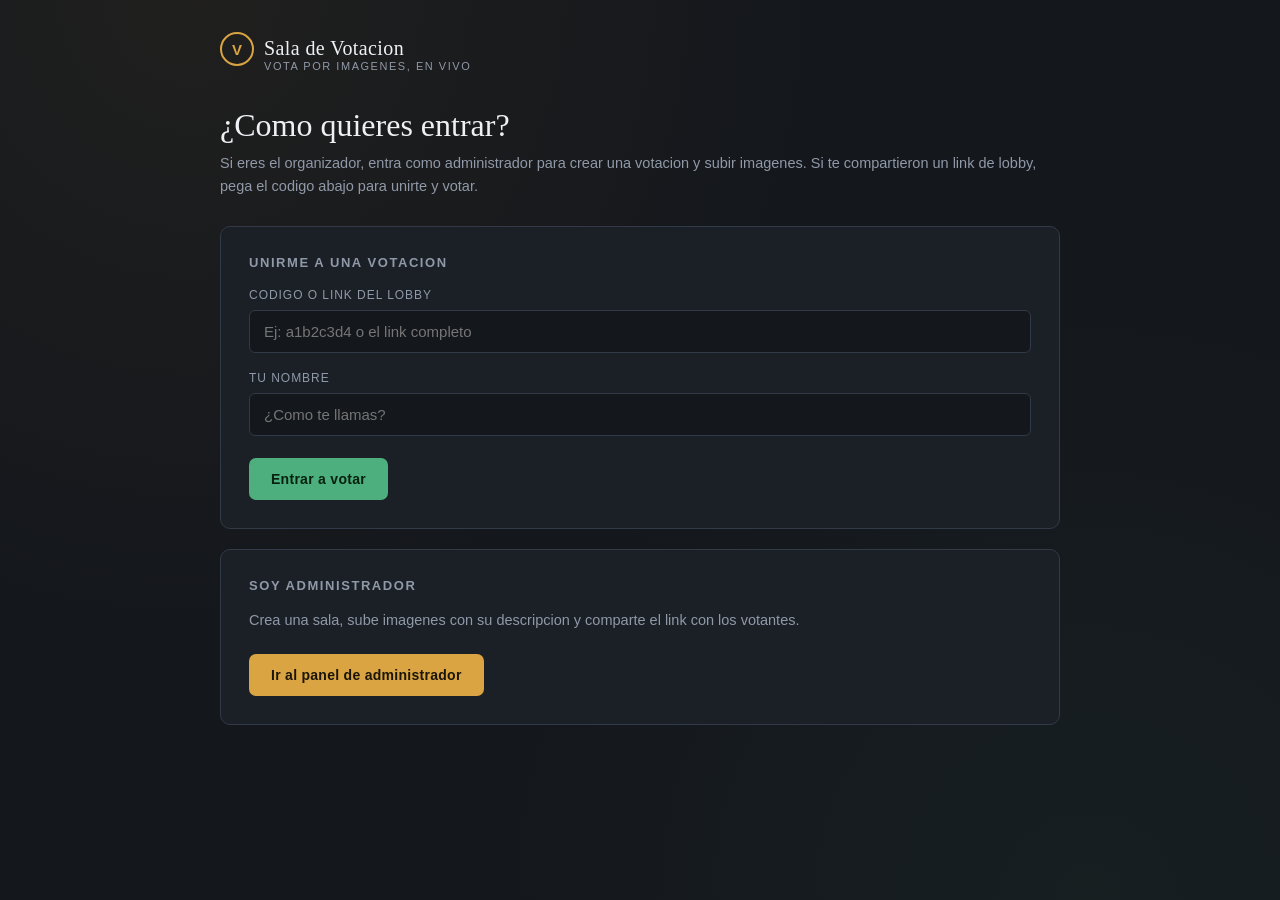
<file: index.html>
<!DOCTYPE html>
<html lang="es">
<head>
<meta charset="UTF-8">
<meta name="viewport" content="width=device-width, initial-scale=1.0">
<title>Sala de Votacion</title>
<link rel="stylesheet" href="/estilo.css">
</head>
<body>
<div class="envoltura">

  <div class="marca">
    <div class="sello">V</div>
    <div>
      <div class="titulo">Sala de Votacion</div>
      <div class="subtitulo">Vota por imagenes, en vivo</div>
    </div>
  </div>

  <h1>¿Como quieres entrar?</h1>
  <p class="detalle">
    Si eres el organizador, entra como administrador para crear una votacion y subir imagenes.
    Si te compartieron un link de lobby, pega el codigo abajo para unirte y votar.
  </p>

  <div class="panel">
    <h2>Unirme a una votacion</h2>
    <label for="codigoLobby">Codigo o link del lobby</label>
    <input type="text" id="codigoLobby" placeholder="Ej: a1b2c3d4 o el link completo">
    <label for="nombreUsuario">Tu nombre</label>
    <input type="text" id="nombreUsuario" placeholder="¿Como te llamas?">
    <div class="aviso error" id="avisoUsuario"></div>
    <div class="fila-botones">
      <button class="boton boton-verde" onclick="unirse()">Entrar a votar</button>
    </div>
  </div>

  <div class="panel">
    <h2>Soy administrador</h2>
    <p class="detalle" style="margin-bottom:0;">Crea una sala, sube imagenes con su descripcion y comparte el link con los votantes.</p>
    <div class="fila-botones">
      <a href="/admin" class="boton boton-dorado" style="text-decoration:none; display:inline-block;">Ir al panel de administrador</a>
    </div>
  </div>

</div>

<script>
function extraerCodigo(texto) {
  texto = texto.trim();
  const m = texto.match(/\/lobby\/([a-z0-9]+)/i);
  if (m) return m[1];
  return texto;
}

async function unirse() {
  const aviso = document.getElementById('avisoUsuario');
  aviso.classList.remove('mostrar');

  const codigoRaw = document.getElementById('codigoLobby').value;
  const nombre = document.getElementById('nombreUsuario').value.trim();
  const codigo = extraerCodigo(codigoRaw);

  if (!codigo) {
    aviso.textContent = 'Ingresa el codigo o link del lobby.';
    aviso.classList.add('mostrar');
    return;
  }
  if (!nombre) {
    aviso.textContent = 'Ingresa tu nombre para poder votar.';
    aviso.classList.add('mostrar');
    return;
  }

  try {
    const res = await fetch('/api/lobby/unirse', {
      method: 'POST',
      headers: {'Content-Type': 'application/json'},
      body: JSON.stringify({codigo: codigo, nombre: nombre})
    });
    const datos = await res.json();
    if (!res.ok) {
      aviso.textContent = datos.error || 'No se pudo unir al lobby.';
      aviso.classList.add('mostrar');
      return;
    }
    sessionStorage.setItem('nombreUsuario', nombre);
    window.location.href = '/lobby/' + datos.codigo;
  } catch (e) {
    aviso.textContent = 'Error de conexion con el servidor.';
    aviso.classList.add('mostrar');
  }
}

document.getElementById('nombreUsuario').addEventListener('keydown', function(e){
  if (e.key === 'Enter') unirse();
});
</script>
</body>
</html>
</file>
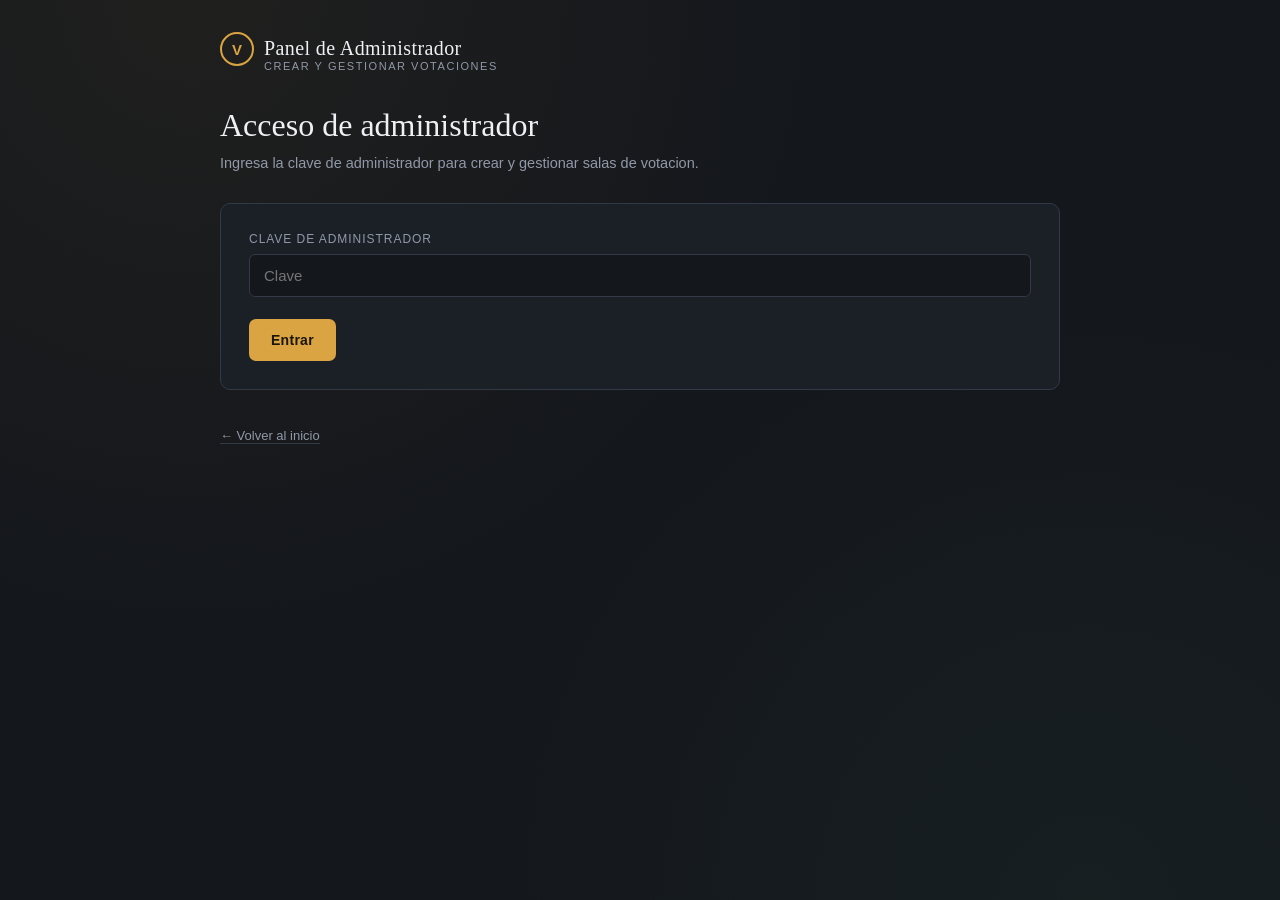
<file: admin.html>
<!DOCTYPE html>
<html lang="es">
<head>
<meta charset="UTF-8">
<meta name="viewport" content="width=device-width, initial-scale=1.0">
<title>Panel de Administrador — Sala de Votacion</title>
<link rel="stylesheet" href="/estilo.css">
</head>
<body>
<div class="envoltura">

  <div class="marca">
    <div class="sello">V</div>
    <div>
      <div class="titulo">Panel de Administrador</div>
      <div class="subtitulo">Crear y gestionar votaciones</div>
    </div>
  </div>

  <!-- ==================== VISTA: LOGIN ==================== -->
  <div id="vistaLogin">
    <h1>Acceso de administrador</h1>
    <p class="detalle">Ingresa la clave de administrador para crear y gestionar salas de votacion.</p>
    <div class="panel">
      <label for="claveAdmin">Clave de administrador</label>
      <input type="password" id="claveAdmin" placeholder="Clave">
      <div class="aviso error" id="avisoLogin"></div>
      <div class="fila-botones">
        <button class="boton boton-dorado" onclick="login()">Entrar</button>
      </div>
    </div>
    <a href="/" class="enlace-secundario">← Volver al inicio</a>
  </div>

  <!-- ==================== VISTA: CREAR LOBBY ==================== -->
  <div id="vistaCrear" style="display:none;">
    <h1>Crear nueva votacion</h1>
    <p class="detalle">Dale un nombre a tu sala de votacion. Luego podras subir las imagenes.</p>
    <div class="panel">
      <label for="nombreLobby">Nombre de la votacion</label>
      <input type="text" id="nombreLobby" placeholder="Ej: Diseños para el logo nuevo">
      <div class="fila-botones">
        <button class="boton boton-verde" onclick="crearLobby()">Crear sala</button>
      </div>
    </div>
  </div>

  <!-- ==================== VISTA: GESTIONAR LOBBY ==================== -->
  <div id="vistaGestion" style="display:none;">
    <h1 id="nombreLobbyTitulo">Sala de votacion</h1>
    <p class="detalle">
      Comparte este link con los participantes. Ellos pueden entrar, votar y tambien subir sus propias
      imagenes (hasta 5 cada uno) mientras la sala esta abierta. Cuando esten listos, inicia la votacion:
      a partir de ahi el orden queda fijo y aleatorio, igual para todos, y no se pueden agregar mas imagenes.
    </p>

    <div class="panel">
      <h2>Link para compartir</h2>
      <div class="codigo-lobby" id="linkLobby"></div>
      <div class="fila-botones">
        <button class="boton boton-fantasma" onclick="copiarLink()">Copiar link</button>
        <button class="boton boton-fantasma" onclick="cargarGestion()">Actualizar</button>
        <button class="boton boton-fantasma" onclick="verResultados()">Ver resultados</button>
        <span id="totalUsuariosTexto" style="font-family:'Helvetica Neue',Arial,sans-serif; font-size:13px; color:var(--texto-tenue); align-self:center;"></span>
      </div>
    </div>

    <div class="panel" id="panelEstadoVotacion">
      <h2>Estado de la votacion</h2>
      <div class="insignia-fase" id="insigniaFase"></div>
      <p class="detalle" id="descripcionFase" style="margin:14px 0 0;"></p>
      <div class="fila-botones">
        <button class="boton boton-verde" id="btnIniciarVotacion" onclick="iniciarVotacion()">Iniciar votacion</button>
      </div>
    </div>

    <div class="panel" id="panelAgregarImagen">
      <h2>Agregar imagen</h2>
      <label for="archivoImagen">Imagen</label>
      <input type="file" id="archivoImagen" accept="image/*">
      <label for="descImagen">Descripcion (esto lo vera quien vota)</label>
      <textarea id="descImagen" placeholder="Describe la imagen para dar contexto a los votantes..."></textarea>
      <div class="aviso error" id="avisoImagen"></div>
      <div class="aviso ok" id="avisoImagenOk"></div>
      <div class="fila-botones">
        <button class="boton boton-dorado" id="btnSubir" onclick="subirImagen()">Subir imagen</button>
      </div>
    </div>

    <div class="panel">
      <h2>Imagenes en esta votacion</h2>
      <div class="lista-imagenes" id="listaImagenes"></div>
      <div class="vacio" id="listaVacia" style="display:none;">Aun no hay ninguna imagen.</div>
    </div>

    <div class="fila-botones">
      <button class="boton boton-fantasma" onclick="nuevaVotacion()">+ Crear otra votacion</button>
    </div>
  </div>

  <!-- ==================== VISTA: RESULTADOS ==================== -->
  <div id="vistaResultados" style="display:none;">
    <h1 id="nombreResultadosTitulo">Resultados</h1>
    <p class="detalle" id="resumenResultados"></p>

    <div class="panel">
      <table class="resultados" id="tablaResultados">
        <thead>
          <tr>
            <th></th>
            <th>Descripcion</th>
            <th>Si / No</th>
            <th>Proporcion</th>
            <th>Votantes</th>
          </tr>
        </thead>
        <tbody id="cuerpoTablaResultados"></tbody>
      </table>
      <div class="vacio" id="resultadosVacio" style="display:none;">Todavia no hay imagenes o votos en esta sala.</div>
    </div>

    <div class="fila-botones">
      <button class="boton boton-fantasma" onclick="volverGestion()">← Volver a la gestion</button>
      <button class="boton boton-fantasma" onclick="verResultados()">Actualizar</button>
    </div>
  </div>

</div>

<script>
let CLAVE = '';
let CODIGO_ACTUAL = '';

function mostrarVista(id) {
  ['vistaLogin','vistaCrear','vistaGestion','vistaResultados'].forEach(v => {
    document.getElementById(v).style.display = (v === id) ? 'block' : 'none';
  });
}

async function login() {
  const aviso = document.getElementById('avisoLogin');
  aviso.classList.remove('mostrar');
  const clave = document.getElementById('claveAdmin').value;

  try {
    const res = await fetch('/api/admin/login', {
      method: 'POST',
      headers: {'Content-Type': 'application/json'},
      body: JSON.stringify({clave: clave})
    });
    if (!res.ok) {
      aviso.textContent = 'Clave incorrecta.';
      aviso.classList.add('mostrar');
      return;
    }
    CLAVE = clave;
    mostrarVista('vistaCrear');
  } catch (e) {
    aviso.textContent = 'Error de conexion con el servidor.';
    aviso.classList.add('mostrar');
  }
}

document.getElementById('claveAdmin').addEventListener('keydown', function(e){
  if (e.key === 'Enter') login();
});

async function crearLobby() {
  const nombre = document.getElementById('nombreLobby').value.trim() || 'Votacion sin nombre';
  const res = await fetch('/api/admin/crear-lobby', {
    method: 'POST',
    headers: {'Content-Type': 'application/json'},
    body: JSON.stringify({clave: CLAVE, nombre: nombre})
  });
  const datos = await res.json();
  if (!res.ok) { alert(datos.error || 'No se pudo crear la sala.'); return; }

  CODIGO_ACTUAL = datos.codigo;
  document.getElementById('nombreLobbyTitulo').textContent = nombre;
  document.getElementById('linkLobby').textContent = window.location.origin + '/lobby/' + datos.codigo;
  mostrarVista('vistaGestion');
  cargarGestion();
}

function nuevaVotacion() {
  document.getElementById('nombreLobby').value = '';
  mostrarVista('vistaCrear');
}

function copiarLink() {
  const texto = document.getElementById('linkLobby').textContent;
  navigator.clipboard.writeText(texto).then(() => {
    const btn = event.target;
    const original = btn.textContent;
    btn.textContent = '¡Copiado!';
    setTimeout(() => btn.textContent = original, 1500);
  });
}

const TEXTOS_FASE = {
  carga: 'Sala abierta: se pueden subir imagenes (el admin y cada participante, hasta 5).',
  votando: 'Votacion en curso: el orden ya quedo fijo y no se pueden agregar mas imagenes.',
  terminado: 'La votacion ya termino. Podes ver los resultados finales.'
};

async function cargarGestion() {
  const res = await fetch('/api/admin/lobby?codigo=' + encodeURIComponent(CODIGO_ACTUAL) + '&clave=' + encodeURIComponent(CLAVE));
  const datos = await res.json();
  if (!res.ok) return;

  document.getElementById('totalUsuariosTexto').textContent = datos.totalUsuarios + ' usuario(s) conectado(s)';

  const fase = datos.fase || 'carga';
  const insignia = document.getElementById('insigniaFase');
  insignia.textContent = fase === 'carga' ? 'Sala abierta' : (fase === 'votando' ? 'Votando' : 'Terminado');
  insignia.className = 'insignia-fase ' + fase;
  document.getElementById('descripcionFase').textContent = TEXTOS_FASE[fase] || '';

  const btnIniciar = document.getElementById('btnIniciarVotacion');
  btnIniciar.style.display = fase === 'carga' ? 'inline-block' : 'none';
  btnIniciar.disabled = datos.imagenes.length === 0;

  document.getElementById('panelAgregarImagen').style.display = fase === 'carga' ? 'block' : 'none';

  const lista = document.getElementById('listaImagenes');
  lista.innerHTML = '';
  if (datos.imagenes.length === 0) {
    document.getElementById('listaVacia').style.display = 'block';
  } else {
    document.getElementById('listaVacia').style.display = 'none';
    datos.imagenes.forEach(img => {
      const div = document.createElement('div');
      div.className = 'tarjeta-imagen';
      const autor = img.subidoPor ? escaparHtml(img.subidoPor) : 'Administrador';
      div.innerHTML = `
        <img src="${img.url}" alt="">
        <div class="info">
          <div class="desc">${escaparHtml(img.descripcion || '(sin descripcion)')}</div>
          <div class="meta">Subida por ${autor} · ${img.totalVotos} voto(s) · ${img.totalSi} si · ${img.totalNo} no</div>
        </div>
      `;
      lista.appendChild(div);
    });
  }
}

async function iniciarVotacion() {
  const btn = document.getElementById('btnIniciarVotacion');
  btn.disabled = true;
  try {
    const res = await fetch('/api/admin/iniciar-votacion', {
      method: 'POST',
      headers: {'Content-Type': 'application/json'},
      body: JSON.stringify({clave: CLAVE, codigo: CODIGO_ACTUAL})
    });
    const datos = await res.json();
    if (!res.ok) {
      alert(datos.error || 'No se pudo iniciar la votacion.');
      btn.disabled = false;
      return;
    }
    cargarGestion();
  } catch (e) {
    alert('Error de conexion con el servidor.');
    btn.disabled = false;
  }
}

async function subirImagen() {
  const archivo = document.getElementById('archivoImagen').files[0];
  const descripcion = document.getElementById('descImagen').value.trim();
  const avisoErr = document.getElementById('avisoImagen');
  const avisoOk = document.getElementById('avisoImagenOk');
  avisoErr.classList.remove('mostrar');
  avisoOk.classList.remove('mostrar');

  if (!archivo) {
    avisoErr.textContent = 'Selecciona una imagen primero.';
    avisoErr.classList.add('mostrar');
    return;
  }

  const btn = document.getElementById('btnSubir');
  btn.disabled = true;
  btn.textContent = 'Subiendo...';

  const formData = new FormData();
  formData.append('clave', CLAVE);
  formData.append('codigo', CODIGO_ACTUAL);
  formData.append('descripcion', descripcion);
  formData.append('archivo', archivo);

  try {
    const res = await fetch('/api/admin/subir-imagen', { method: 'POST', body: formData });
    const datos = await res.json();
    if (!res.ok) {
      avisoErr.textContent = datos.error || 'No se pudo subir la imagen.';
      avisoErr.classList.add('mostrar');
      return;
    }
    avisoOk.textContent = 'Imagen agregada correctamente.';
    avisoOk.classList.add('mostrar');
    document.getElementById('archivoImagen').value = '';
    document.getElementById('descImagen').value = '';
    cargarGestion();
  } catch (e) {
    avisoErr.textContent = 'Error de conexion con el servidor.';
    avisoErr.classList.add('mostrar');
  } finally {
    btn.disabled = false;
    btn.textContent = 'Subir imagen';
  }
}

async function verResultados() {
  const res = await fetch('/api/lobby/resultados?codigo=' + encodeURIComponent(CODIGO_ACTUAL));
  const datos = await res.json();
  if (!res.ok) { alert(datos.error || 'No se pudieron cargar los resultados.'); return; }

  document.getElementById('nombreResultadosTitulo').textContent = 'Resultados — ' + datos.nombre;
  document.getElementById('resumenResultados').textContent = datos.totalUsuarios + ' usuario(s) se han unido a esta votacion.';

  const cuerpo = document.getElementById('cuerpoTablaResultados');
  cuerpo.innerHTML = '';

  if (datos.imagenes.length === 0) {
    document.getElementById('resultadosVacio').style.display = 'block';
  } else {
    document.getElementById('resultadosVacio').style.display = 'none';
    datos.imagenes.forEach(img => {
      const votantesTexto = img.votantes.map(v => `<span class="pastilla ${v.voto ? 'si' : 'no'}">${escaparHtml(v.usuario)}</span>`).join(' ');
      const autor = img.subidoPor ? escaparHtml(img.subidoPor) : 'Administrador';
      const adivinanzasTexto = (img.estadisticasAdivinanza || [])
        .slice().sort((a, b) => b.votos - a.votos)
        .map(e => `${escaparHtml(e.nombre)}${e.nombre === img.subidoPor ? ' ✓' : ''} (${e.votos})`)
        .join(', ');
      const tr = document.createElement('tr');
      tr.innerHTML = `
        <td><img src="${img.url}" alt=""></td>
        <td>${escaparHtml(img.descripcion || '(sin descripcion)')}<div class="meta-resultado">Subida por ${autor}${adivinanzasTexto ? ' · Adivinanzas: ' + adivinanzasTexto : ''}</div></td>
        <td>${img.totalSi} si / ${img.totalNo} no</td>
        <td>
          <div class="barra-resultado"><div class="relleno" style="width:${img.porcentajeSi}%"></div></div>
          <div style="font-size:11px; color:var(--texto-tenue); margin-top:4px; font-family:'Helvetica Neue',Arial,sans-serif;">${img.porcentajeSi}% a favor</div>
        </td>
        <td>${votantesTexto || '<span style="color:var(--texto-tenue); font-family:\'Helvetica Neue\',Arial,sans-serif; font-size:12px;">Sin votos aun</span>'}</td>
      `;
      cuerpo.appendChild(tr);
    });
  }

  mostrarVista('vistaResultados');
}

function volverGestion() {
  mostrarVista('vistaGestion');
  cargarGestion();
}

function escaparHtml(s) {
  const div = document.createElement('div');
  div.textContent = s;
  return div.innerHTML;
}
</script>
</body>
</html>
</file>
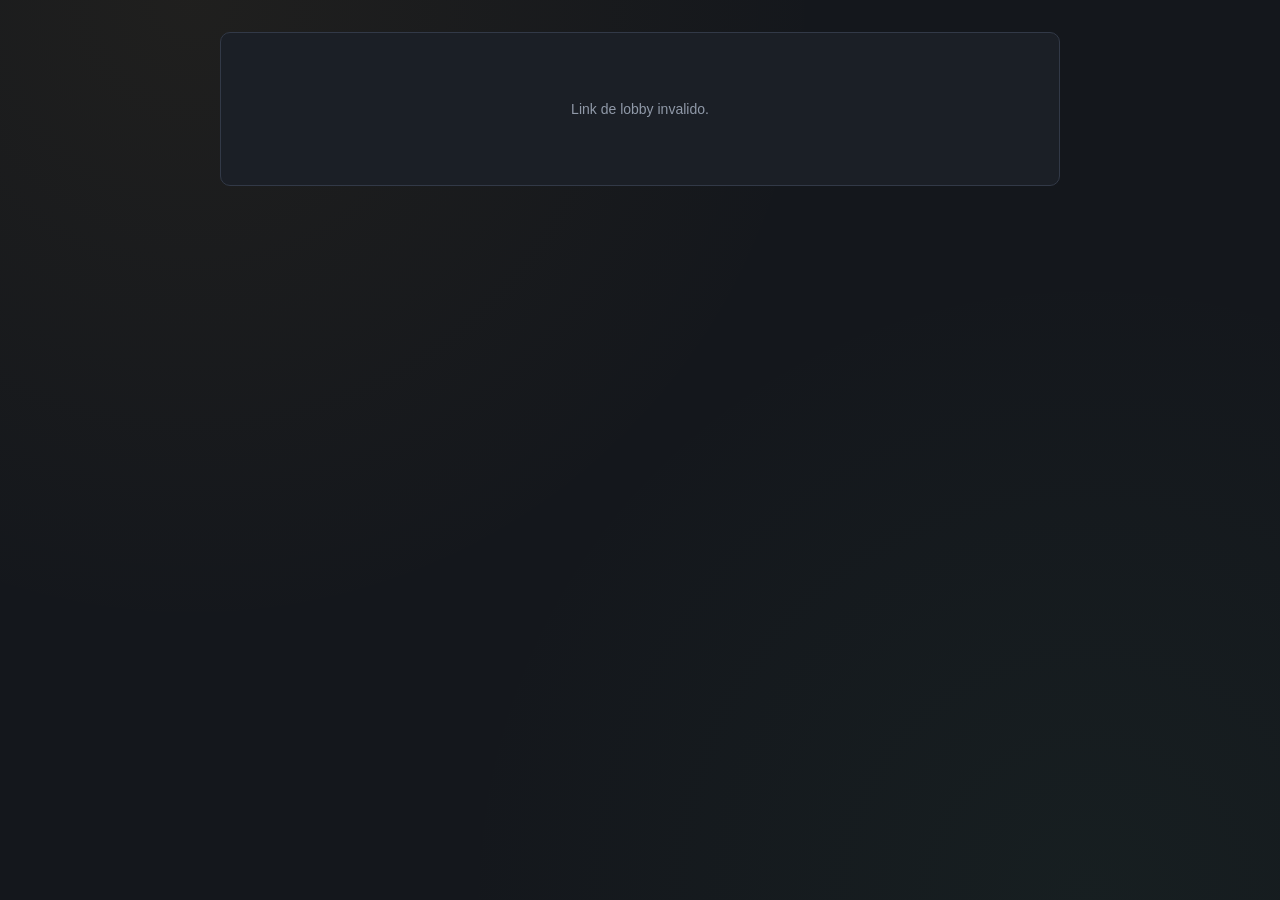
<file: votar.html>
<!DOCTYPE html>
<html lang="es">
<head>
<meta charset="UTF-8">
<meta name="viewport" content="width=device-width, initial-scale=1.0">
<title>Votar — Sala de Votacion</title>
<link rel="stylesheet" href="/estilo.css">
</head>
<body>
<div class="envoltura">

  <div class="marca">
    <div class="sello">V</div>
    <div>
      <div class="titulo" id="nombreLobbyTitulo">Sala de Votacion</div>
      <div class="subtitulo" id="nombreVotanteTexto">Votando</div>
    </div>
  </div>

  <!-- ==================== VISTA: PEDIR NOMBRE (si no viene de la home) ==================== -->
  <div id="vistaNombre" style="display:none;">
    <h1>Antes de empezar</h1>
    <p class="detalle">¿Como te llamas? Asi identificamos tu voto y tus imagenes.</p>
    <div class="panel">
      <label for="nombreInput">Tu nombre</label>
      <input type="text" id="nombreInput" placeholder="¿Como te llamas?">
      <div class="aviso error" id="avisoNombre"></div>
      <div class="fila-botones">
        <button class="boton boton-verde" onclick="confirmarNombre()">Empezar</button>
      </div>
    </div>
  </div>

  <!-- ==================== VISTA: CARGA (esperando inicio, se pueden subir imagenes) ==================== -->
  <div id="vistaCarga" style="display:none;">
    <h1>Sala abierta</h1>
    <p class="detalle">Podes subir tus propias imagenes (hasta 5) mientras esperamos. Cuando el administrador inicie
      la votacion, vas a ver las imagenes una por una, en el mismo orden que el resto de los participantes.</p>

    <div class="panel">
      <h2>Subi tus imagenes</h2>
      <div class="contador-subida" id="contadorSubidaTexto"></div>
      <label for="archivoPropio">Imagen</label>
      <input type="file" id="archivoPropio" accept="image/*">
      <label for="descPropia">Descripcion (opcional)</label>
      <textarea id="descPropia" placeholder="Dale una pista o contexto a quien vote..."></textarea>
      <div class="aviso error" id="avisoSubida"></div>
      <div class="aviso ok" id="avisoSubidaOk"></div>
      <div class="fila-botones">
        <button class="boton boton-dorado" id="btnSubirPropia" onclick="subirImagenPropia()">Subir imagen</button>
      </div>
    </div>

    <div class="panel">
      <h2>Imagenes cargadas hasta ahora</h2>
      <div class="lista-imagenes" id="galeriaCarga"></div>
      <div class="vacio" id="galeriaVacia" style="display:none;">Todavia no hay imagenes.</div>
    </div>

    <div class="espera-admin" id="esperaAdminTexto">Esperando a que el administrador inicie la votacion...</div>
  </div>

  <!-- ==================== VISTA: VOTANDO (sincronizada) ==================== -->
  <div id="vistaVotar" style="display:none;">
    <div class="contador" id="contadorTexto"></div>

    <div class="boleta">
      <div class="marco-imagen">
        <img id="imagenActual" src="" alt="Imagen para votar">
      </div>
      <div class="cuerpo">
        <p class="descripcion" id="descripcionActual"></p>

        <!-- controles de voto -->
        <div id="controlesVoto">
          <div class="botones-voto">
            <button class="boton boton-coral" id="btnNo" onclick="elegirVoto(false)">No</button>
            <button class="boton boton-verde" id="btnSi" onclick="elegirVoto(true)">Si</button>
          </div>

          <div id="bloqueAdivinanza" style="display:none;">
            <label>¿Quien crees que subio esta imagen?</label>
            <div class="chips" id="chipsParticipantes"></div>
          </div>

          <div class="aviso error" id="avisoVoto"></div>

          <div class="fila-botones">
            <button class="boton boton-dorado" id="btnConfirmarVoto" onclick="confirmarVoto()" disabled>Confirmar</button>
          </div>
        </div>

        <!-- esperando a los demas -->
        <div id="bloqueEsperando" style="display:none;" class="espera-admin">Ya votaste en esta imagen. Esperando a que todos terminen...</div>

        <!-- revelacion -->
        <div id="bloqueRevelacion" style="display:none;">
          <div class="revelacion">
            <div class="revelacion-autor" id="revelacionAutor"></div>
            <div class="revelacion-votos" id="revelacionVotos"></div>
            <div class="revelacion-adivinanzas" id="revelacionAdivinanzas"></div>
          </div>
        </div>
      </div>
    </div>
  </div>

  <!-- ==================== VISTA: TERMINADO ==================== -->
  <div id="vistaFin" style="display:none;">
    <div class="panel pantalla-fin">
      <div class="sello-final">✓</div>
      <h1>¡Listo, gracias por votar!</h1>
      <p class="detalle" style="margin-bottom:0;">Ya se paso por todas las imagenes de esta sala.</p>
    </div>
    <div class="fila-botones" style="justify-content:center;">
      <button class="boton boton-fantasma" onclick="verResultadosPublicos()">Ver resultados</button>
    </div>
  </div>

  <!-- ==================== VISTA: RESULTADOS PUBLICOS ==================== -->
  <div id="vistaResultados" style="display:none;">
    <h1>Resultados</h1>
    <p class="detalle" id="resumenResultados"></p>
    <div class="panel">
      <table class="resultados" id="tablaResultados">
        <thead>
          <tr>
            <th></th>
            <th>Descripcion</th>
            <th>Si / No</th>
            <th>Proporcion</th>
          </tr>
        </thead>
        <tbody id="cuerpoTablaResultados"></tbody>
      </table>
    </div>
  </div>

</div>

<script>
const CODIGO = window.location.pathname.split('/lobby/')[1];
let NOMBRE = sessionStorage.getItem('nombreUsuario') || '';

let POLL_TIMER = null;
let IMAGEN_MOSTRADA = null;     // id de la imagen que esta actualmente en pantalla
let VOTO_SELECCIONADO = null;   // true / false / null
let ADIVINANZA_SELECCIONADA = null;
let REQUIERE_ADIVINANZA_ACTUAL = false;
let FASE_ANTERIOR = null;

function mostrarVista(id) {
  ['vistaNombre','vistaCarga','vistaVotar','vistaFin','vistaResultados'].forEach(v => {
    document.getElementById(v).style.display = (v === id) ? 'block' : 'none';
  });
}

function escaparHtml(s) {
  const div = document.createElement('div');
  div.textContent = s;
  return div.innerHTML;
}

async function iniciar() {
  if (!CODIGO) {
    document.body.innerHTML = '<div class="envoltura"><div class="panel"><div class="vacio">Link de lobby invalido.</div></div></div>';
    return;
  }
  if (!NOMBRE) {
    mostrarVista('vistaNombre');
    return;
  }
  await unirseYcargar();
}

async function confirmarNombre() {
  const nombre = document.getElementById('nombreInput').value.trim();
  const aviso = document.getElementById('avisoNombre');
  aviso.classList.remove('mostrar');
  if (!nombre) {
    aviso.textContent = 'Ingresa tu nombre para continuar.';
    aviso.classList.add('mostrar');
    return;
  }
  NOMBRE = nombre;
  sessionStorage.setItem('nombreUsuario', nombre);
  await unirseYcargar();
}

async function unirseYcargar() {
  try {
    const resUnir = await fetch('/api/lobby/unirse', {
      method: 'POST',
      headers: {'Content-Type': 'application/json'},
      body: JSON.stringify({codigo: CODIGO, nombre: NOMBRE})
    });
    const datosUnir = await resUnir.json();
    if (!resUnir.ok) {
      document.body.innerHTML = '<div class="envoltura"><div class="panel"><div class="vacio">' + (datosUnir.error || 'No se pudo entrar al lobby.') + '</div></div></div>';
      return;
    }
    document.getElementById('nombreLobbyTitulo').textContent = datosUnir.nombre;
    document.getElementById('nombreVotanteTexto').textContent = 'Entraste como ' + NOMBRE;

    await pollEstado();
    if (POLL_TIMER) clearInterval(POLL_TIMER);
    POLL_TIMER = setInterval(pollEstado, 1600);
  } catch (e) {
    document.body.innerHTML = '<div class="envoltura"><div class="panel"><div class="vacio">Error de conexion con el servidor.</div></div></div>';
  }
}

async function pollEstado() {
  try {
    const res = await fetch('/api/lobby/estado?codigo=' + encodeURIComponent(CODIGO) + '&usuario=' + encodeURIComponent(NOMBRE));
    const datos = await res.json();
    if (!res.ok) return;

    if (datos.fase === 'carga') {
      renderCarga(datos);
    } else if (datos.fase === 'votando') {
      renderVotando(datos);
    } else if (datos.fase === 'terminado') {
      if (POLL_TIMER) { clearInterval(POLL_TIMER); POLL_TIMER = null; }
      mostrarVista('vistaFin');
    }
    FASE_ANTERIOR = datos.fase;
  } catch (e) {
    // si falla un poll, no rompemos la pantalla, se reintenta en el siguiente ciclo
  }
}

// ==================== FASE: CARGA ====================

function renderCarga(datos) {
  mostrarVista('vistaCarga');

  document.getElementById('contadorSubidaTexto').textContent =
    'Subiste ' + datos.misImagenes + ' de ' + datos.maxImagenes + ' imagenes permitidas.';

  const btn = document.getElementById('btnSubirPropia');
  btn.disabled = datos.misImagenes >= datos.maxImagenes;
  if (btn.disabled) btn.textContent = 'Alcanzaste el limite';
  else if (btn.textContent === 'Alcanzaste el limite') btn.textContent = 'Subir imagen';

  const galeria = document.getElementById('galeriaCarga');
  galeria.innerHTML = '';
  if (!datos.imagenes || datos.imagenes.length === 0) {
    document.getElementById('galeriaVacia').style.display = 'block';
  } else {
    document.getElementById('galeriaVacia').style.display = 'none';
    datos.imagenes.forEach(img => {
      const div = document.createElement('div');
      div.className = 'tarjeta-imagen';
      const autor = img.subidoPor ? escaparHtml(img.subidoPor) : 'Administrador';
      div.innerHTML = `
        <img src="${img.url}" alt="">
        <div class="info">
          <div class="desc">${escaparHtml(img.descripcion || '(sin descripcion)')}</div>
          <div class="meta">Subida por ${autor}</div>
        </div>
      `;
      galeria.appendChild(div);
    });
  }

  document.getElementById('esperaAdminTexto').textContent =
    datos.totalImagenes > 0
      ? 'Esperando a que el administrador inicie la votacion...'
      : 'Esperando imagenes y a que el administrador inicie la votacion...';
}

async function subirImagenPropia() {
  const archivo = document.getElementById('archivoPropio').files[0];
  const descripcion = document.getElementById('descPropia').value.trim();
  const avisoErr = document.getElementById('avisoSubida');
  const avisoOk = document.getElementById('avisoSubidaOk');
  avisoErr.classList.remove('mostrar');
  avisoOk.classList.remove('mostrar');

  if (!archivo) {
    avisoErr.textContent = 'Selecciona una imagen primero.';
    avisoErr.classList.add('mostrar');
    return;
  }

  const btn = document.getElementById('btnSubirPropia');
  btn.disabled = true;
  const textoOriginal = btn.textContent;
  btn.textContent = 'Subiendo...';

  const formData = new FormData();
  formData.append('codigo', CODIGO);
  formData.append('nombre', NOMBRE);
  formData.append('descripcion', descripcion);
  formData.append('archivo', archivo);

  try {
    const res = await fetch('/api/lobby/subir-imagen', { method: 'POST', body: formData });
    const datos = await res.json();
    if (!res.ok) {
      avisoErr.textContent = datos.error || 'No se pudo subir la imagen.';
      avisoErr.classList.add('mostrar');
      btn.disabled = false;
      btn.textContent = textoOriginal;
      return;
    }
    avisoOk.textContent = 'Imagen agregada.';
    avisoOk.classList.add('mostrar');
    document.getElementById('archivoPropio').value = '';
    document.getElementById('descPropia').value = '';
    await pollEstado();
  } catch (e) {
    avisoErr.textContent = 'Error de conexion con el servidor.';
    avisoErr.classList.add('mostrar');
    btn.disabled = false;
    btn.textContent = textoOriginal;
  }
}

// ==================== FASE: VOTANDO ====================

function renderVotando(datos) {
  mostrarVista('vistaVotar');

  if (!datos.imagen) {
    // caso raro: todavia no hay imagen activa
    document.getElementById('controlesVoto').style.display = 'none';
    document.getElementById('bloqueEsperando').style.display = 'block';
    document.getElementById('bloqueRevelacion').style.display = 'none';
    return;
  }

  document.getElementById('contadorTexto').textContent =
    'Imagen ' + (datos.indiceActual + 1) + ' de ' + datos.totalImagenes;

  if (IMAGEN_MOSTRADA !== datos.imagen.id) {
    IMAGEN_MOSTRADA = datos.imagen.id;
    VOTO_SELECCIONADO = null;
    ADIVINANZA_SELECCIONADA = null;
    document.getElementById('imagenActual').src = datos.imagen.url;
    document.getElementById('descripcionActual').textContent = datos.imagen.descripcion || '(sin descripcion)';
    document.getElementById('btnSi').classList.remove('seleccionado');
    document.getElementById('btnNo').classList.remove('seleccionado');
    document.getElementById('avisoVoto').classList.remove('mostrar');
  }

  REQUIERE_ADIVINANZA_ACTUAL = datos.imagen.requiereAdivinanza;
  document.getElementById('bloqueAdivinanza').style.display = REQUIERE_ADIVINANZA_ACTUAL ? 'block' : 'none';

  if (REQUIERE_ADIVINANZA_ACTUAL) {
    const cont = document.getElementById('chipsParticipantes');
    const yaTieneChips = cont.dataset.imagenId === datos.imagen.id;
    if (!yaTieneChips) {
      cont.innerHTML = '';
      cont.dataset.imagenId = datos.imagen.id;
      (datos.participantesParaAdivinar || []).forEach(nombre => {
        const chip = document.createElement('button');
        chip.type = 'button';
        chip.className = 'chip';
        chip.textContent = nombre;
        chip.onclick = () => seleccionarAdivinanza(nombre);
        cont.appendChild(chip);
      });
    }
  }

  if (datos.revelada) {
    document.getElementById('controlesVoto').style.display = 'none';
    document.getElementById('bloqueEsperando').style.display = 'none';
    document.getElementById('bloqueRevelacion').style.display = 'block';
    mostrarRevelacion(datos.revelacion);
    return;
  }

  document.getElementById('bloqueRevelacion').style.display = 'none';

  const yaCompleto = datos.yoVote && (!REQUIERE_ADIVINANZA_ACTUAL || datos.yoAdivine);
  if (yaCompleto) {
    document.getElementById('controlesVoto').style.display = 'none';
    document.getElementById('bloqueEsperando').style.display = 'block';
  } else {
    document.getElementById('controlesVoto').style.display = 'block';
    document.getElementById('bloqueEsperando').style.display = 'none';
    actualizarBotonConfirmar();
  }
}

function elegirVoto(valor) {
  VOTO_SELECCIONADO = valor;
  document.getElementById('btnSi').classList.toggle('seleccionado', valor === true);
  document.getElementById('btnNo').classList.toggle('seleccionado', valor === false);
  actualizarBotonConfirmar();
}

function seleccionarAdivinanza(nombre) {
  ADIVINANZA_SELECCIONADA = nombre;
  document.querySelectorAll('#chipsParticipantes .chip').forEach(chip => {
    chip.classList.toggle('seleccionado', chip.textContent === nombre);
  });
  actualizarBotonConfirmar();
}

function actualizarBotonConfirmar() {
  const listo = VOTO_SELECCIONADO !== null && (!REQUIERE_ADIVINANZA_ACTUAL || ADIVINANZA_SELECCIONADA !== null);
  document.getElementById('btnConfirmarVoto').disabled = !listo;
}

async function confirmarVoto() {
  const aviso = document.getElementById('avisoVoto');
  aviso.classList.remove('mostrar');

  const btn = document.getElementById('btnConfirmarVoto');
  btn.disabled = true;

  try {
    const res = await fetch('/api/lobby/votar', {
      method: 'POST',
      headers: {'Content-Type': 'application/json'},
      body: JSON.stringify({
        codigo: CODIGO,
        imagenId: IMAGEN_MOSTRADA,
        usuario: NOMBRE,
        voto: VOTO_SELECCIONADO,
        adivinanza: REQUIERE_ADIVINANZA_ACTUAL ? ADIVINANZA_SELECCIONADA : null
      })
    });
    const datos = await res.json();
    if (!res.ok) {
      aviso.textContent = datos.error || 'No se pudo registrar tu voto.';
      aviso.classList.add('mostrar');
      btn.disabled = false;
      return;
    }
  } catch (e) {
    aviso.textContent = 'Error de conexion con el servidor.';
    aviso.classList.add('mostrar');
    btn.disabled = false;
    return;
  }

  await pollEstado();
}

function mostrarRevelacion(rev) {
  if (!rev) return;
  const autor = rev.subidoPor ? escaparHtml(rev.subidoPor) : 'el administrador';
  document.getElementById('revelacionAutor').innerHTML = 'Esta imagen la subio <strong>' + autor + '</strong>';
  document.getElementById('revelacionVotos').textContent =
    rev.totalSi + ' voto(s) Si · ' + rev.totalNo + ' voto(s) No';

  const cont = document.getElementById('revelacionAdivinanzas');
  cont.innerHTML = '';
  if (rev.subidoPor && rev.estadisticasAdivinanza && rev.estadisticasAdivinanza.length > 0) {
    const titulo = document.createElement('div');
    titulo.className = 'revelacion-adivinanzas-titulo';
    titulo.textContent = '¿Quien creyeron que era?';
    cont.appendChild(titulo);
    rev.estadisticasAdivinanza
      .slice()
      .sort((a, b) => b.votos - a.votos)
      .forEach(e => {
        const correcto = e.nombre === rev.subidoPor;
        const fila = document.createElement('div');
        fila.className = 'fila-adivinanza' + (correcto ? ' correcto' : '');
        fila.innerHTML = `<span>${escaparHtml(e.nombre)}${correcto ? ' ✓' : ''}</span><span>${e.votos}</span>`;
        cont.appendChild(fila);
      });
  }
}

// ==================== RESULTADOS FINALES ====================

async function verResultadosPublicos() {
  const res = await fetch('/api/lobby/resultados?codigo=' + encodeURIComponent(CODIGO));
  const datos = await res.json();
  if (!res.ok) return;

  document.getElementById('resumenResultados').textContent = datos.totalUsuarios + ' usuario(s) han votado en esta sala.';

  const cuerpo = document.getElementById('cuerpoTablaResultados');
  cuerpo.innerHTML = '';
  datos.imagenes.forEach(img => {
    const autor = img.subidoPor ? escaparHtml(img.subidoPor) : 'Administrador';
    const tr = document.createElement('tr');
    tr.innerHTML = `
      <td><img src="${img.url}" alt=""></td>
      <td>${escaparHtml(img.descripcion || '(sin descripcion)')}<div class="meta-resultado">Subida por ${autor}</div></td>
      <td>${img.totalSi} si / ${img.totalNo} no</td>
      <td>
        <div class="barra-resultado"><div class="relleno" style="width:${img.porcentajeSi}%"></div></div>
        <div style="font-size:11px; color:var(--texto-tenue); margin-top:4px; font-family:'Helvetica Neue',Arial,sans-serif;">${img.porcentajeSi}% a favor</div>
      </td>
    `;
    cuerpo.appendChild(tr);
  });

  mostrarVista('vistaResultados');
}

document.getElementById('nombreInput')?.addEventListener('keydown', function(e){
  if (e.key === 'Enter') confirmarNombre();
});

iniciar();
</script>
</body>
</html>
</file>
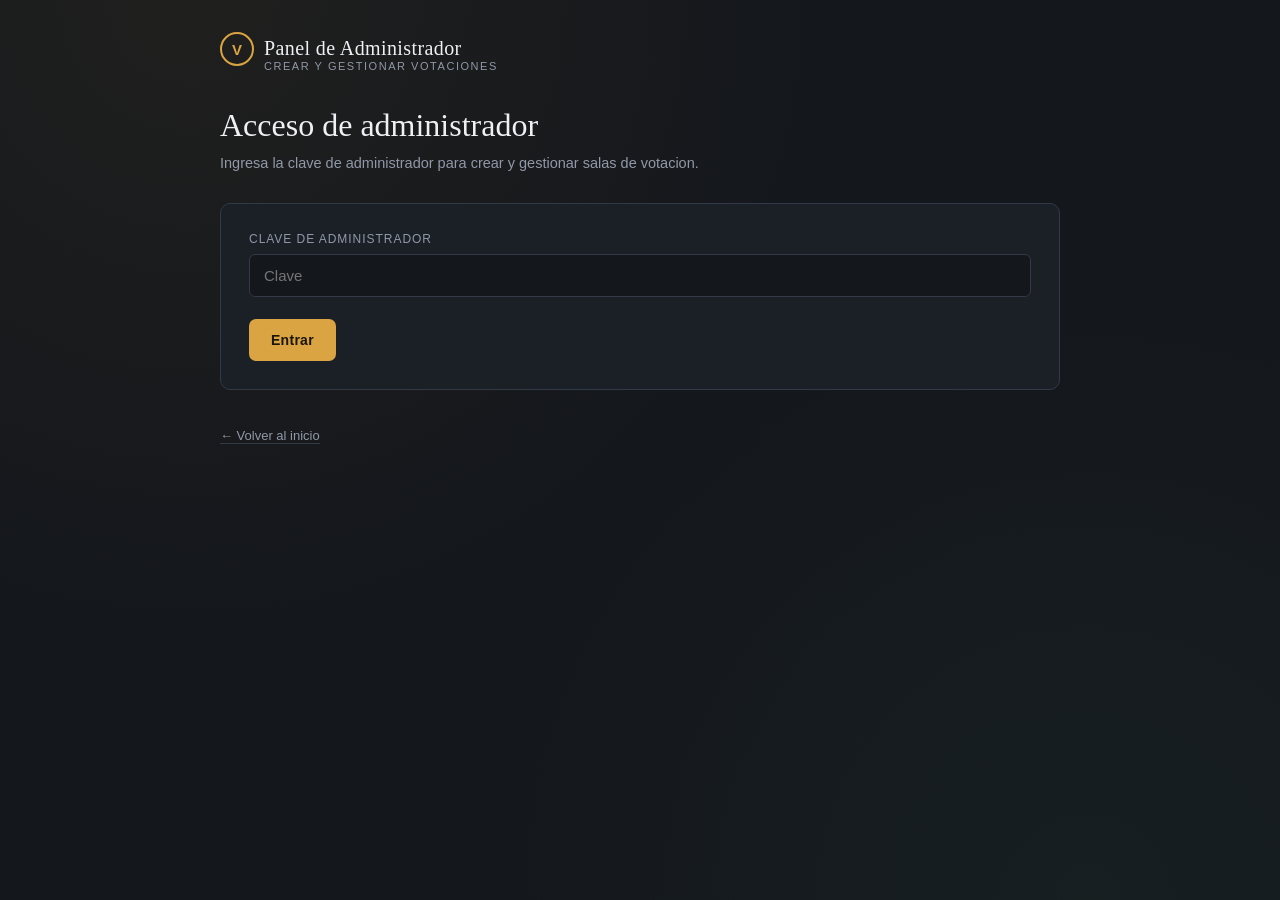
<file: web/admin.html>
<!DOCTYPE html>
<html lang="es">
<head>
<meta charset="UTF-8">
<meta name="viewport" content="width=device-width, initial-scale=1.0">
<title>Panel de Administrador — Sala de Votacion</title>
<link rel="stylesheet" href="/estilo.css">
</head>
<body>
<div class="envoltura">

  <div class="marca">
    <div class="sello">V</div>
    <div>
      <div class="titulo">Panel de Administrador</div>
      <div class="subtitulo">Crear y gestionar votaciones</div>
    </div>
  </div>

  <!-- ==================== VISTA: LOGIN ==================== -->
  <div id="vistaLogin">
    <h1>Acceso de administrador</h1>
    <p class="detalle">Ingresa la clave de administrador para crear y gestionar salas de votacion.</p>
    <div class="panel">
      <label for="claveAdmin">Clave de administrador</label>
      <input type="password" id="claveAdmin" placeholder="Clave">
      <div class="aviso error" id="avisoLogin"></div>
      <div class="fila-botones">
        <button class="boton boton-dorado" onclick="login()">Entrar</button>
      </div>
    </div>
    <a href="/" class="enlace-secundario">← Volver al inicio</a>
  </div>

  <!-- ==================== VISTA: CREAR LOBBY ==================== -->
  <div id="vistaCrear" style="display:none;">
    <h1>Crear nueva votacion</h1>
    <p class="detalle">Dale un nombre a tu sala de votacion. Las imagenes las suben los participantes, vos solo compartis el link.</p>
    <div class="panel">
      <label for="nombreLobby">Nombre de la votacion</label>
      <input type="text" id="nombreLobby" placeholder="Ej: Diseños para el logo nuevo">
      <div class="fila-botones">
        <button class="boton boton-verde" onclick="crearLobby()">Crear sala</button>
      </div>
    </div>
  </div>

  <!-- ==================== VISTA: GESTIONAR LOBBY ==================== -->
  <div id="vistaGestion" style="display:none;">
    <h1 id="nombreLobbyTitulo">Sala de votacion</h1>
    <p class="detalle">
      Comparte este link con los participantes. Ellos pueden entrar y subir sus propias imagenes
      (hasta 5 cada uno) mientras la sala esta abierta — vos como admin no subis imagenes, solo
      moderas (podes borrar alguna si hace falta). Cuando esten listos, inicia la votacion: a partir
      de ahi el orden queda fijo y aleatorio, igual para todos, y no se pueden agregar ni borrar mas imagenes.
    </p>

    <div class="panel">
      <h2>Link para compartir</h2>
      <div class="codigo-lobby" id="linkLobby"></div>
      <div class="fila-botones">
        <button class="boton boton-fantasma" onclick="copiarLink()">Copiar link</button>
        <button class="boton boton-fantasma" onclick="cargarGestion()">Actualizar</button>
        <button class="boton boton-fantasma" id="btnVerResultados" onclick="verResultados()" style="display:none;">Ver resultados</button>
        <span id="totalUsuariosTexto" style="font-family:'Helvetica Neue',Arial,sans-serif; font-size:13px; color:var(--texto-tenue); align-self:center;"></span>
      </div>
    </div>

    <div class="panel" id="panelEstadoVotacion">
      <h2>Estado de la votacion</h2>
      <div class="insignia-fase" id="insigniaFase"></div>
      <p class="detalle" id="descripcionFase" style="margin:14px 0 0;"></p>
      <div class="fila-botones">
        <button class="boton boton-verde" id="btnIniciarVotacion" onclick="iniciarVotacion()">Iniciar votacion</button>
      </div>
    </div>

    <div class="panel">
      <h2>Imagenes subidas por los participantes</h2>
      <div class="lista-imagenes" id="listaImagenes"></div>
      <div class="vacio" id="listaVacia" style="display:none;">Todavia nadie subio ninguna imagen.</div>
    </div>

    <div class="fila-botones">
      <button class="boton boton-fantasma" onclick="nuevaVotacion()">+ Crear otra votacion</button>
    </div>
  </div>

  <!-- ==================== VISTA: RESULTADOS ==================== -->
  <div id="vistaResultados" style="display:none;">
    <h1 id="nombreResultadosTitulo">Resultados</h1>
    <p class="detalle" id="resumenResultados"></p>

    <div class="panel" id="panelRanking" style="display:none;">
      <h2>Personas mas elegidas como autor</h2>
      <div class="ranking-lista" id="rankingLista"></div>
    </div>

    <div class="panel">
      <table class="resultados" id="tablaResultados">
        <thead>
          <tr>
            <th></th>
            <th>Descripcion</th>
            <th>Smash / Pass</th>
            <th>Proporcion</th>
            <th>Votantes</th>
          </tr>
        </thead>
        <tbody id="cuerpoTablaResultados"></tbody>
      </table>
      <div class="vacio" id="resultadosVacio" style="display:none;">Todavia no hay imagenes o votos en esta sala.</div>
    </div>

    <div class="fila-botones">
      <button class="boton boton-fantasma" onclick="volverGestion()">← Volver a la gestion</button>
      <button class="boton boton-fantasma" onclick="verResultados()">Actualizar</button>
    </div>
  </div>

</div>

<script>
let CLAVE = '';
let CODIGO_ACTUAL = '';

function mostrarVista(id) {
  ['vistaLogin','vistaCrear','vistaGestion','vistaResultados'].forEach(v => {
    document.getElementById(v).style.display = (v === id) ? 'block' : 'none';
  });
}

async function login() {
  const aviso = document.getElementById('avisoLogin');
  aviso.classList.remove('mostrar');
  const clave = document.getElementById('claveAdmin').value;

  try {
    const res = await fetch('/api/admin/login', {
      method: 'POST',
      headers: {'Content-Type': 'application/json'},
      body: JSON.stringify({clave: clave})
    });
    if (!res.ok) {
      aviso.textContent = 'Clave incorrecta.';
      aviso.classList.add('mostrar');
      return;
    }
    CLAVE = clave;
    mostrarVista('vistaCrear');
  } catch (e) {
    aviso.textContent = 'Error de conexion con el servidor.';
    aviso.classList.add('mostrar');
  }
}

document.getElementById('claveAdmin').addEventListener('keydown', function(e){
  if (e.key === 'Enter') login();
});

async function crearLobby() {
  const nombre = document.getElementById('nombreLobby').value.trim() || 'Votacion sin nombre';
  const res = await fetch('/api/admin/crear-lobby', {
    method: 'POST',
    headers: {'Content-Type': 'application/json'},
    body: JSON.stringify({clave: CLAVE, nombre: nombre})
  });
  const datos = await res.json();
  if (!res.ok) { alert(datos.error || 'No se pudo crear la sala.'); return; }

  CODIGO_ACTUAL = datos.codigo;
  document.getElementById('nombreLobbyTitulo').textContent = nombre;
  document.getElementById('linkLobby').textContent = window.location.origin + '/lobby/' + datos.codigo;
  mostrarVista('vistaGestion');
  cargarGestion();
}

function nuevaVotacion() {
  document.getElementById('nombreLobby').value = '';
  mostrarVista('vistaCrear');
}

function copiarLink() {
  const texto = document.getElementById('linkLobby').textContent;
  navigator.clipboard.writeText(texto).then(() => {
    const btn = event.target;
    const original = btn.textContent;
    btn.textContent = '¡Copiado!';
    setTimeout(() => btn.textContent = original, 1500);
  });
}

const TEXTOS_FASE = {
  carga: 'Sala abierta: los participantes pueden subir sus imagenes (hasta 5 cada uno).',
  votando: 'Votacion en curso: el orden ya quedo fijo y no se pueden agregar ni borrar imagenes.',
  terminado: 'La votacion ya termino. Podes ver los resultados finales.'
};

async function cargarGestion() {
  const res = await fetch('/api/admin/lobby?codigo=' + encodeURIComponent(CODIGO_ACTUAL) + '&clave=' + encodeURIComponent(CLAVE));
  const datos = await res.json();
  if (!res.ok) return;

  document.getElementById('totalUsuariosTexto').textContent = datos.totalUsuarios + ' usuario(s) conectado(s)';

  const fase = datos.fase || 'carga';
  const insignia = document.getElementById('insigniaFase');
  insignia.textContent = fase === 'carga' ? 'Sala abierta' : (fase === 'votando' ? 'Votando' : 'Terminado');
  insignia.className = 'insignia-fase ' + fase;
  document.getElementById('descripcionFase').textContent = TEXTOS_FASE[fase] || '';

  const btnIniciar = document.getElementById('btnIniciarVotacion');
  btnIniciar.style.display = fase === 'carga' ? 'inline-block' : 'none';
  btnIniciar.disabled = datos.imagenes.length === 0;

  document.getElementById('btnVerResultados').style.display = fase === 'terminado' ? 'inline-block' : 'none';

  const lista = document.getElementById('listaImagenes');
  lista.innerHTML = '';
  if (datos.imagenes.length === 0) {
    document.getElementById('listaVacia').style.display = 'block';
  } else {
    document.getElementById('listaVacia').style.display = 'none';
    datos.imagenes.forEach(img => {
      const div = document.createElement('div');
      div.className = 'tarjeta-imagen';
      const autor = img.subidoPor ? escaparHtml(img.subidoPor) : 'Administrador';
      const puedeBorrar = fase === 'carga';
      div.innerHTML = `
        <img src="${img.url}" alt="">
        <div class="info">
          <div class="desc">${escaparHtml(img.descripcion || '(sin descripcion)')}</div>
          <div class="meta">Subida por ${autor} · ${img.totalVotos} voto(s) · ${img.totalSi} smash · ${img.totalNo} pass</div>
        </div>
        ${puedeBorrar ? `<button class="btn-borrar" onclick="eliminarImagen('${img.id}')">Borrar</button>` : ''}
      `;
      lista.appendChild(div);
    });
  }
}

async function eliminarImagen(imagenId) {
  if (!confirm('¿Borrar esta imagen de la votacion?')) return;
  try {
    const res = await fetch('/api/admin/eliminar-imagen', {
      method: 'POST',
      headers: {'Content-Type': 'application/json'},
      body: JSON.stringify({clave: CLAVE, codigo: CODIGO_ACTUAL, imagenId: imagenId})
    });
    const datos = await res.json();
    if (!res.ok) { alert(datos.error || 'No se pudo borrar la imagen.'); return; }
    cargarGestion();
  } catch (e) {
    alert('Error de conexion con el servidor.');
  }
}

async function iniciarVotacion() {
  const btn = document.getElementById('btnIniciarVotacion');
  btn.disabled = true;
  try {
    const res = await fetch('/api/admin/iniciar-votacion', {
      method: 'POST',
      headers: {'Content-Type': 'application/json'},
      body: JSON.stringify({clave: CLAVE, codigo: CODIGO_ACTUAL})
    });
    const datos = await res.json();
    if (!res.ok) {
      alert(datos.error || 'No se pudo iniciar la votacion.');
      btn.disabled = false;
      return;
    }
    cargarGestion();
  } catch (e) {
    alert('Error de conexion con el servidor.');
    btn.disabled = false;
  }
}

async function verResultados() {
  const res = await fetch('/api/lobby/resultados?codigo=' + encodeURIComponent(CODIGO_ACTUAL));
  const datos = await res.json();
  if (!res.ok) { alert(datos.error || 'No se pudieron cargar los resultados.'); return; }

  document.getElementById('nombreResultadosTitulo').textContent = 'Resultados — ' + datos.nombre;
  document.getElementById('resumenResultados').textContent = datos.totalUsuarios + ' usuario(s) se han unido a esta votacion.';

  renderRanking(datos.rankingElegidos || []);

  const cuerpo = document.getElementById('cuerpoTablaResultados');
  cuerpo.innerHTML = '';

  if (datos.imagenes.length === 0) {
    document.getElementById('resultadosVacio').style.display = 'block';
  } else {
    document.getElementById('resultadosVacio').style.display = 'none';
    datos.imagenes.forEach(img => {
      const votantesTexto = img.votantes.map(v => `<span class="pastilla ${v.voto ? 'si' : 'no'}">${escaparHtml(v.usuario)}</span>`).join(' ');
      const autor = img.subidoPor ? escaparHtml(img.subidoPor) : 'Administrador';
      const adivinanzasTexto = (img.estadisticasAdivinanza || [])
        .slice().sort((a, b) => b.votos - a.votos)
        .map(e => `${escaparHtml(e.nombre)}${e.nombre === img.subidoPor ? ' ✓' : ''} (${e.votos})`)
        .join(', ');
      const tr = document.createElement('tr');
      tr.innerHTML = `
        <td><img src="${img.url}" alt=""></td>
        <td>${escaparHtml(img.descripcion || '(sin descripcion)')}<div class="meta-resultado">Subida por ${autor}${adivinanzasTexto ? ' · Adivinanzas: ' + adivinanzasTexto : ''}</div></td>
        <td>${img.totalSi} smash / ${img.totalNo} pass</td>
        <td>
          <div class="barra-resultado"><div class="relleno" style="width:${img.porcentajeSi}%"></div></div>
          <div style="font-size:11px; color:var(--texto-tenue); margin-top:4px; font-family:'Helvetica Neue',Arial,sans-serif;">${img.porcentajeSi}% smash</div>
        </td>
        <td>${votantesTexto || '<span style="color:var(--texto-tenue); font-family:\'Helvetica Neue\',Arial,sans-serif; font-size:12px;">Sin votos aun</span>'}</td>
      `;
      cuerpo.appendChild(tr);
    });
  }

  mostrarVista('vistaResultados');
}

function renderRanking(ranking) {
  const panel = document.getElementById('panelRanking');
  const cont = document.getElementById('rankingLista');
  cont.innerHTML = '';

  if (!ranking || ranking.length === 0) {
    panel.style.display = 'none';
    return;
  }
  panel.style.display = 'block';

  const maximo = Math.max(...ranking.map(r => r.votos), 1);
  ranking.forEach(r => {
    const fila = document.createElement('div');
    fila.className = 'ranking-fila';
    const porcentaje = (r.votos / maximo) * 100;
    fila.innerHTML = `
      <div class="ranking-nombre">${escaparHtml(r.nombre)}</div>
      <div class="ranking-barra"><div class="relleno" style="width:${porcentaje}%"></div></div>
      <div class="ranking-votos">${r.votos}</div>
    `;
    cont.appendChild(fila);
  });
}

function volverGestion() {
  mostrarVista('vistaGestion');
  cargarGestion();
}

function escaparHtml(s) {
  const div = document.createElement('div');
  div.textContent = s;
  return div.innerHTML;
}
</script>
</body>
</html>
</file>
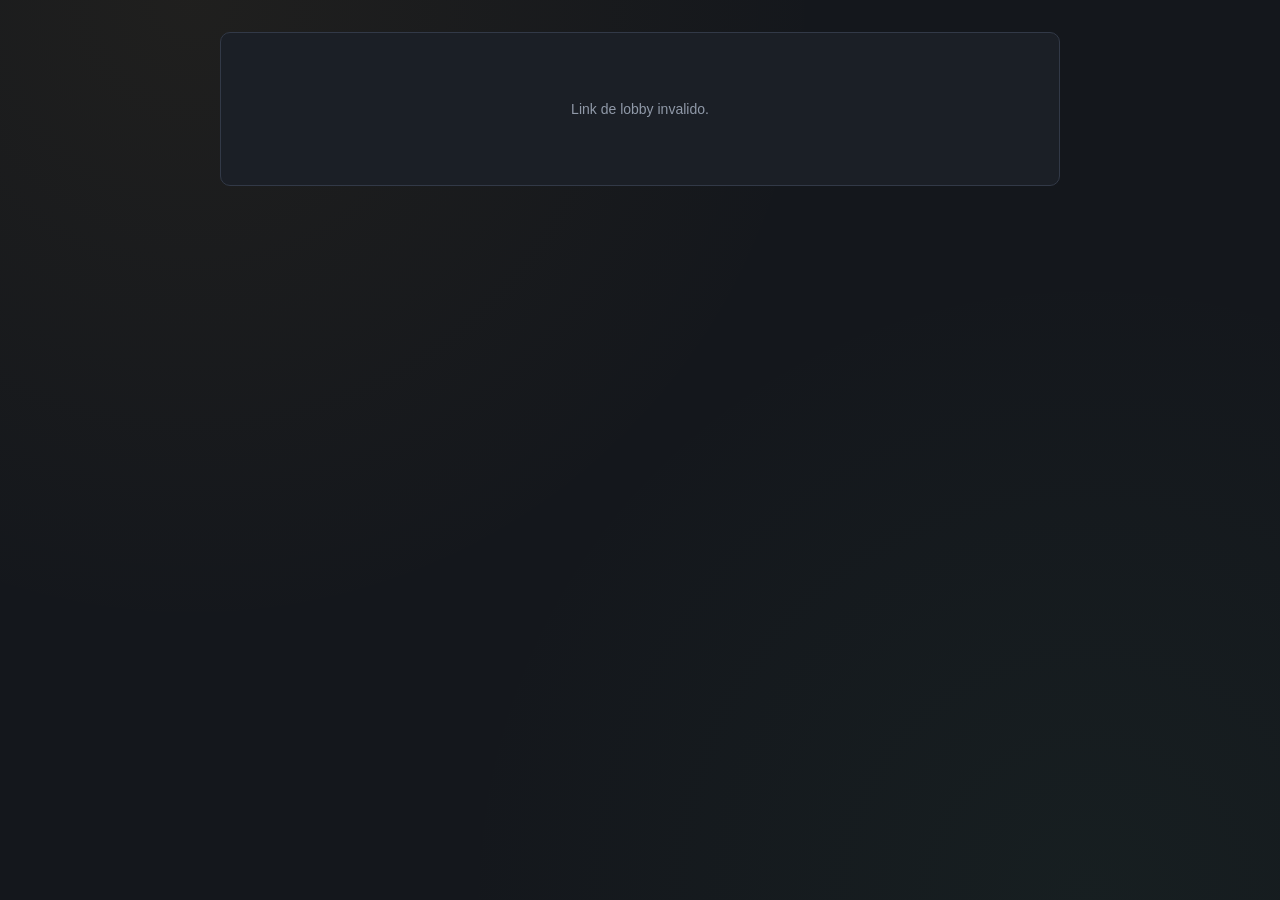
<file: web/votar.html>
<!DOCTYPE html>
<html lang="es">
<head>
<meta charset="UTF-8">
<meta name="viewport" content="width=device-width, initial-scale=1.0">
<title>Votar — Sala de Votacion</title>
<link rel="stylesheet" href="/estilo.css">
</head>
<body>
<div class="envoltura envoltura-votacion">

  <div class="marca">
    <div class="sello">V</div>
    <div>
      <div class="titulo" id="nombreLobbyTitulo">Sala de Votacion</div>
      <div class="subtitulo" id="nombreVotanteTexto">Votando</div>
    </div>
  </div>

  <!-- ==================== VISTA: PEDIR NOMBRE (si no viene de la home) ==================== -->
  <div id="vistaNombre" style="display:none;">
    <h1>Antes de empezar</h1>
    <p class="detalle">¿Como te llamas? Asi identificamos tu voto y tus imagenes.</p>
    <div class="panel">
      <label for="nombreInput">Tu nombre</label>
      <input type="text" id="nombreInput" placeholder="¿Como te llamas?">
      <div class="aviso error" id="avisoNombre"></div>
      <div class="fila-botones">
        <button class="boton boton-verde" onclick="confirmarNombre()">Empezar</button>
      </div>
    </div>
  </div>

  <!-- ==================== VISTA: CARGA (esperando inicio, se pueden subir imagenes) ==================== -->
  <div id="vistaCarga" style="display:none;">
    <h1>Sala abierta</h1>
    <p class="detalle">Podes subir tus propias imagenes (hasta 5) mientras esperamos. Cuando el administrador inicie
      la votacion, vas a ver las imagenes una por una, en el mismo orden que el resto de los participantes.</p>

    <div class="panel">
      <h2>Subi tus imagenes</h2>
      <div class="contador-subida" id="contadorSubidaTexto"></div>
      <label for="archivoPropio">Imagen</label>
      <input type="file" id="archivoPropio" accept="image/*">
      <label for="descPropia">Descripcion (opcional)</label>
      <textarea id="descPropia" placeholder="Dale una pista o contexto a quien vote..."></textarea>
      <div class="aviso error" id="avisoSubida"></div>
      <div class="aviso ok" id="avisoSubidaOk"></div>
      <div class="fila-botones">
        <button class="boton boton-dorado" id="btnSubirPropia" onclick="subirImagenPropia()">Subir imagen</button>
      </div>
    </div>

    <div class="panel">
      <h2>Tus imagenes</h2>
      <p class="detalle" style="margin-bottom:14px;">Por ahora solo se muestran las que subiste vos — las de los demas se revelan durante la votacion.</p>
      <div class="lista-imagenes" id="galeriaCarga"></div>
      <div class="vacio" id="galeriaVacia" style="display:none;">Todavia no subiste ninguna imagen.</div>
    </div>

    <div class="espera-admin" id="esperaAdminTexto">Esperando a que el administrador inicie la votacion...</div>
  </div>

  <!-- ==================== VISTA: VOTANDO (sincronizada) ==================== -->
  <div id="vistaVotar" style="display:none;">
    <div class="contador" id="contadorTexto"></div>

    <div class="boleta">
      <div class="marco-imagen">
        <img id="imagenActual" src="" alt="Imagen para votar">
      </div>
      <div class="cuerpo">
        <p class="descripcion" id="descripcionActual"></p>

        <!-- controles de voto -->
        <div id="controlesVoto">
          <div class="botones-voto">
            <button class="boton boton-coral" id="btnNo" onclick="elegirVoto(false)">Pass</button>
            <button class="boton boton-verde" id="btnSi" onclick="elegirVoto(true)">Smash</button>
          </div>

          <div id="bloqueAdivinanza" style="display:none;">
            <label>¿Quien crees que subio esta imagen?</label>
            <div class="chips" id="chipsParticipantes"></div>
          </div>

          <div class="aviso error" id="avisoVoto"></div>

          <div class="fila-botones">
            <button class="boton boton-dorado" id="btnConfirmarVoto" onclick="confirmarVoto()" disabled>Confirmar</button>
          </div>
        </div>

        <!-- esperando a los demas -->
        <div id="bloqueEsperando" style="display:none;" class="espera-admin">Ya votaste en esta imagen. Esperando a que todos terminen...</div>

        <!-- revelacion -->
        <div id="bloqueRevelacion" style="display:none;">
          <div class="revelacion">
            <div class="revelacion-autor" id="revelacionAutor"></div>
            <div class="revelacion-votos" id="revelacionVotos"></div>
            <div class="revelacion-adivinanzas" id="revelacionAdivinanzas"></div>
          </div>
        </div>
      </div>
    </div>
  </div>

  <!-- ==================== VISTA: TERMINADO ==================== -->
  <div id="vistaFin" style="display:none;">
    <div class="panel pantalla-fin">
      <div class="sello-final">✓</div>
      <h1>¡Listo, gracias por votar!</h1>
      <p class="detalle" style="margin-bottom:0;">Ya se paso por todas las imagenes de esta sala.</p>
    </div>
    <div class="fila-botones" style="justify-content:center;">
      <button class="boton boton-fantasma" onclick="verResultadosPublicos()">Ver resultados</button>
    </div>
  </div>

  <!-- ==================== VISTA: RESULTADOS PUBLICOS ==================== -->
  <div id="vistaResultados" style="display:none;">
    <h1>Resultados</h1>
    <p class="detalle" id="resumenResultados"></p>
    <div class="panel" id="panelRanking" style="display:none;">
      <h2>Personas mas elegidas como autor</h2>
      <div class="ranking-lista" id="rankingLista"></div>
    </div>
    <div class="panel">
      <table class="resultados" id="tablaResultados">
        <thead>
          <tr>
            <th></th>
            <th>Descripcion</th>
            <th>Smash / Pass</th>
            <th>Proporcion</th>
          </tr>
        </thead>
        <tbody id="cuerpoTablaResultados"></tbody>
      </table>
    </div>
  </div>

</div>

<script>
const CODIGO = window.location.pathname.split('/lobby/')[1];
let NOMBRE = sessionStorage.getItem('nombreUsuario') || '';

let POLL_TIMER = null;
let IMAGEN_MOSTRADA = null;     // id de la imagen que esta actualmente en pantalla
let VOTO_SELECCIONADO = null;   // true / false / null
let ADIVINANZA_SELECCIONADA = null;
let REQUIERE_ADIVINANZA_ACTUAL = false;
let FASE_ANTERIOR = null;

function mostrarVista(id) {
  ['vistaNombre','vistaCarga','vistaVotar','vistaFin','vistaResultados'].forEach(v => {
    const visible = (v === id);
    document.getElementById(v).style.display = visible ? (v === 'vistaVotar' ? 'flex' : 'block') : 'none';
  });
}

function escaparHtml(s) {
  const div = document.createElement('div');
  div.textContent = s;
  return div.innerHTML;
}

async function iniciar() {
  if (!CODIGO) {
    document.body.innerHTML = '<div class="envoltura"><div class="panel"><div class="vacio">Link de lobby invalido.</div></div></div>';
    return;
  }
  if (!NOMBRE) {
    mostrarVista('vistaNombre');
    return;
  }
  await unirseYcargar();
}

async function confirmarNombre() {
  const nombre = document.getElementById('nombreInput').value.trim();
  const aviso = document.getElementById('avisoNombre');
  aviso.classList.remove('mostrar');
  if (!nombre) {
    aviso.textContent = 'Ingresa tu nombre para continuar.';
    aviso.classList.add('mostrar');
    return;
  }
  NOMBRE = nombre;
  sessionStorage.setItem('nombreUsuario', nombre);
  await unirseYcargar();
}

async function unirseYcargar() {
  try {
    const resUnir = await fetch('/api/lobby/unirse', {
      method: 'POST',
      headers: {'Content-Type': 'application/json'},
      body: JSON.stringify({codigo: CODIGO, nombre: NOMBRE})
    });
    const datosUnir = await resUnir.json();
    if (!resUnir.ok) {
      document.body.innerHTML = '<div class="envoltura"><div class="panel"><div class="vacio">' + (datosUnir.error || 'No se pudo entrar al lobby.') + '</div></div></div>';
      return;
    }
    document.getElementById('nombreLobbyTitulo').textContent = datosUnir.nombre;
    document.getElementById('nombreVotanteTexto').textContent = 'Entraste como ' + NOMBRE;

    await pollEstado();
    if (POLL_TIMER) clearInterval(POLL_TIMER);
    POLL_TIMER = setInterval(pollEstado, 1600);
  } catch (e) {
    document.body.innerHTML = '<div class="envoltura"><div class="panel"><div class="vacio">Error de conexion con el servidor.</div></div></div>';
  }
}

async function pollEstado() {
  try {
    const res = await fetch('/api/lobby/estado?codigo=' + encodeURIComponent(CODIGO) + '&usuario=' + encodeURIComponent(NOMBRE));
    const datos = await res.json();
    if (!res.ok) return;

    if (datos.fase === 'carga') {
      renderCarga(datos);
    } else if (datos.fase === 'votando') {
      renderVotando(datos);
    } else if (datos.fase === 'terminado') {
      if (POLL_TIMER) { clearInterval(POLL_TIMER); POLL_TIMER = null; }
      mostrarVista('vistaFin');
    }
    FASE_ANTERIOR = datos.fase;
  } catch (e) {
    // si falla un poll, no rompemos la pantalla, se reintenta en el siguiente ciclo
  }
}

// ==================== FASE: CARGA ====================

function renderCarga(datos) {
  mostrarVista('vistaCarga');

  document.getElementById('contadorSubidaTexto').textContent =
    'Subiste ' + datos.misImagenes + ' de ' + datos.maxImagenes + ' imagenes permitidas.';

  const btn = document.getElementById('btnSubirPropia');
  btn.disabled = datos.misImagenes >= datos.maxImagenes;
  if (btn.disabled) btn.textContent = 'Alcanzaste el limite';
  else if (btn.textContent === 'Alcanzaste el limite') btn.textContent = 'Subir imagen';

  const galeria = document.getElementById('galeriaCarga');
  galeria.innerHTML = '';
  if (!datos.imagenes || datos.imagenes.length === 0) {
    document.getElementById('galeriaVacia').style.display = 'block';
  } else {
    document.getElementById('galeriaVacia').style.display = 'none';
    datos.imagenes.forEach(img => {
      const div = document.createElement('div');
      div.className = 'tarjeta-imagen';
      div.innerHTML = `
        <img src="${img.url}" alt="">
        <div class="info">
          <div class="desc">${escaparHtml(img.descripcion || '(sin descripcion)')}</div>
          <div class="meta">Tu imagen</div>
        </div>
        <button class="btn-borrar" onclick="eliminarImagenPropia('${img.id}')">Borrar</button>
      `;
      galeria.appendChild(div);
    });
  }

  document.getElementById('esperaAdminTexto').textContent =
    datos.totalImagenes > 0
      ? 'Ya hay ' + datos.totalImagenes + ' imagen(es) cargadas en total. Esperando a que el administrador inicie la votacion...'
      : 'Esperando imagenes y a que el administrador inicie la votacion...';
}

async function eliminarImagenPropia(imagenId) {
  if (!confirm('¿Borrar esta imagen?')) return;
  try {
    const res = await fetch('/api/lobby/eliminar-imagen', {
      method: 'POST',
      headers: {'Content-Type': 'application/json'},
      body: JSON.stringify({codigo: CODIGO, imagenId: imagenId, nombre: NOMBRE})
    });
    const datos = await res.json();
    if (!res.ok) { alert(datos.error || 'No se pudo borrar la imagen.'); return; }
    await pollEstado();
  } catch (e) {
    alert('Error de conexion con el servidor.');
  }
}

async function subirImagenPropia() {
  const archivo = document.getElementById('archivoPropio').files[0];
  const descripcion = document.getElementById('descPropia').value.trim();
  const avisoErr = document.getElementById('avisoSubida');
  const avisoOk = document.getElementById('avisoSubidaOk');
  avisoErr.classList.remove('mostrar');
  avisoOk.classList.remove('mostrar');

  if (!archivo) {
    avisoErr.textContent = 'Selecciona una imagen primero.';
    avisoErr.classList.add('mostrar');
    return;
  }

  const btn = document.getElementById('btnSubirPropia');
  btn.disabled = true;
  const textoOriginal = btn.textContent;
  btn.textContent = 'Subiendo...';

  const formData = new FormData();
  formData.append('codigo', CODIGO);
  formData.append('nombre', NOMBRE);
  formData.append('descripcion', descripcion);
  formData.append('archivo', archivo);

  try {
    const res = await fetch('/api/lobby/subir-imagen', { method: 'POST', body: formData });
    const datos = await res.json();
    if (!res.ok) {
      avisoErr.textContent = datos.error || 'No se pudo subir la imagen.';
      avisoErr.classList.add('mostrar');
      btn.disabled = false;
      btn.textContent = textoOriginal;
      return;
    }
    avisoOk.textContent = 'Imagen agregada.';
    avisoOk.classList.add('mostrar');
    document.getElementById('archivoPropio').value = '';
    document.getElementById('descPropia').value = '';
    await pollEstado();
  } catch (e) {
    avisoErr.textContent = 'Error de conexion con el servidor.';
    avisoErr.classList.add('mostrar');
    btn.disabled = false;
    btn.textContent = textoOriginal;
  }
}

// ==================== FASE: VOTANDO ====================

function renderVotando(datos) {
  mostrarVista('vistaVotar');

  if (!datos.imagen) {
    // caso raro: todavia no hay imagen activa
    document.getElementById('controlesVoto').style.display = 'none';
    document.getElementById('bloqueEsperando').style.display = 'block';
    document.getElementById('bloqueRevelacion').style.display = 'none';
    return;
  }

  document.getElementById('contadorTexto').textContent =
    'Imagen ' + (datos.indiceActual + 1) + ' de ' + datos.totalImagenes;

  if (IMAGEN_MOSTRADA !== datos.imagen.id) {
    IMAGEN_MOSTRADA = datos.imagen.id;
    VOTO_SELECCIONADO = null;
    ADIVINANZA_SELECCIONADA = null;
    document.getElementById('imagenActual').src = datos.imagen.url;
    document.getElementById('descripcionActual').textContent = datos.imagen.descripcion || '(sin descripcion)';
    document.getElementById('btnSi').classList.remove('seleccionado');
    document.getElementById('btnNo').classList.remove('seleccionado');
    document.getElementById('avisoVoto').classList.remove('mostrar');
  }

  REQUIERE_ADIVINANZA_ACTUAL = datos.imagen.requiereAdivinanza;
  document.getElementById('bloqueAdivinanza').style.display = REQUIERE_ADIVINANZA_ACTUAL ? 'block' : 'none';

  if (REQUIERE_ADIVINANZA_ACTUAL) {
    const cont = document.getElementById('chipsParticipantes');
    const yaTieneChips = cont.dataset.imagenId === datos.imagen.id;
    if (!yaTieneChips) {
      cont.innerHTML = '';
      cont.dataset.imagenId = datos.imagen.id;
      (datos.participantesParaAdivinar || []).forEach(nombre => {
        const chip = document.createElement('button');
        chip.type = 'button';
        chip.className = 'chip';
        chip.textContent = nombre;
        chip.onclick = () => seleccionarAdivinanza(nombre);
        cont.appendChild(chip);
      });
    }
  }

  if (datos.revelada) {
    document.getElementById('controlesVoto').style.display = 'none';
    document.getElementById('bloqueEsperando').style.display = 'none';
    document.getElementById('bloqueRevelacion').style.display = 'block';
    mostrarRevelacion(datos.revelacion);
    return;
  }

  document.getElementById('bloqueRevelacion').style.display = 'none';

  const yaCompleto = datos.yoVote && (!REQUIERE_ADIVINANZA_ACTUAL || datos.yoAdivine);
  if (yaCompleto) {
    document.getElementById('controlesVoto').style.display = 'none';
    document.getElementById('bloqueEsperando').style.display = 'block';
  } else {
    document.getElementById('controlesVoto').style.display = 'block';
    document.getElementById('bloqueEsperando').style.display = 'none';
    actualizarBotonConfirmar();
  }
}

function elegirVoto(valor) {
  VOTO_SELECCIONADO = valor;
  document.getElementById('btnSi').classList.toggle('seleccionado', valor === true);
  document.getElementById('btnNo').classList.toggle('seleccionado', valor === false);
  actualizarBotonConfirmar();
}

function seleccionarAdivinanza(nombre) {
  ADIVINANZA_SELECCIONADA = nombre;
  document.querySelectorAll('#chipsParticipantes .chip').forEach(chip => {
    chip.classList.toggle('seleccionado', chip.textContent === nombre);
  });
  actualizarBotonConfirmar();
}

function actualizarBotonConfirmar() {
  const listo = VOTO_SELECCIONADO !== null && (!REQUIERE_ADIVINANZA_ACTUAL || ADIVINANZA_SELECCIONADA !== null);
  document.getElementById('btnConfirmarVoto').disabled = !listo;
}

async function confirmarVoto() {
  const aviso = document.getElementById('avisoVoto');
  aviso.classList.remove('mostrar');

  const btn = document.getElementById('btnConfirmarVoto');
  btn.disabled = true;

  try {
    const res = await fetch('/api/lobby/votar', {
      method: 'POST',
      headers: {'Content-Type': 'application/json'},
      body: JSON.stringify({
        codigo: CODIGO,
        imagenId: IMAGEN_MOSTRADA,
        usuario: NOMBRE,
        voto: VOTO_SELECCIONADO,
        adivinanza: REQUIERE_ADIVINANZA_ACTUAL ? ADIVINANZA_SELECCIONADA : null
      })
    });
    const datos = await res.json();
    if (!res.ok) {
      aviso.textContent = datos.error || 'No se pudo registrar tu voto.';
      aviso.classList.add('mostrar');
      btn.disabled = false;
      return;
    }
  } catch (e) {
    aviso.textContent = 'Error de conexion con el servidor.';
    aviso.classList.add('mostrar');
    btn.disabled = false;
    return;
  }

  await pollEstado();
}

function mostrarRevelacion(rev) {
  if (!rev) return;
  const autor = rev.subidoPor ? escaparHtml(rev.subidoPor) : 'el administrador';
  document.getElementById('revelacionAutor').innerHTML = 'Esta imagen la subio <strong>' + autor + '</strong>';
  document.getElementById('revelacionVotos').textContent =
    rev.totalSi + ' smash · ' + rev.totalNo + ' pass';

  const cont = document.getElementById('revelacionAdivinanzas');
  cont.innerHTML = '';
  if (rev.subidoPor && rev.estadisticasAdivinanza && rev.estadisticasAdivinanza.length > 0) {
    const titulo = document.createElement('div');
    titulo.className = 'revelacion-adivinanzas-titulo';
    titulo.textContent = '¿Quien creyeron que era?';
    cont.appendChild(titulo);
    rev.estadisticasAdivinanza
      .slice()
      .sort((a, b) => b.votos - a.votos)
      .forEach(e => {
        const correcto = e.nombre === rev.subidoPor;
        const fila = document.createElement('div');
        fila.className = 'fila-adivinanza' + (correcto ? ' correcto' : '');
        fila.innerHTML = `<span>${escaparHtml(e.nombre)}${correcto ? ' ✓' : ''}</span><span>${e.votos}</span>`;
        cont.appendChild(fila);
      });
  }
}

// ==================== RESULTADOS FINALES ====================

async function verResultadosPublicos() {
  const res = await fetch('/api/lobby/resultados?codigo=' + encodeURIComponent(CODIGO));
  const datos = await res.json();
  if (!res.ok) return;

  document.getElementById('resumenResultados').textContent = datos.totalUsuarios + ' usuario(s) han votado en esta sala.';

  renderRanking(datos.rankingElegidos || []);

  const cuerpo = document.getElementById('cuerpoTablaResultados');
  cuerpo.innerHTML = '';
  datos.imagenes.forEach(img => {
    const autor = img.subidoPor ? escaparHtml(img.subidoPor) : 'Administrador';
    const tr = document.createElement('tr');
    tr.innerHTML = `
      <td><img src="${img.url}" alt=""></td>
      <td>${escaparHtml(img.descripcion || '(sin descripcion)')}<div class="meta-resultado">Subida por ${autor}</div></td>
      <td>${img.totalSi} smash / ${img.totalNo} pass</td>
      <td>
        <div class="barra-resultado"><div class="relleno" style="width:${img.porcentajeSi}%"></div></div>
        <div style="font-size:11px; color:var(--texto-tenue); margin-top:4px; font-family:'Helvetica Neue',Arial,sans-serif;">${img.porcentajeSi}% smash</div>
      </td>
    `;
    cuerpo.appendChild(tr);
  });

  mostrarVista('vistaResultados');
}

function renderRanking(ranking) {
  const panel = document.getElementById('panelRanking');
  const cont = document.getElementById('rankingLista');
  cont.innerHTML = '';

  if (!ranking || ranking.length === 0) {
    panel.style.display = 'none';
    return;
  }
  panel.style.display = 'block';

  const maximo = Math.max(...ranking.map(r => r.votos), 1);
  ranking.forEach(r => {
    const fila = document.createElement('div');
    fila.className = 'ranking-fila';
    const porcentaje = (r.votos / maximo) * 100;
    fila.innerHTML = `
      <div class="ranking-nombre">${escaparHtml(r.nombre)}</div>
      <div class="ranking-barra"><div class="relleno" style="width:${porcentaje}%"></div></div>
      <div class="ranking-votos">${r.votos}</div>
    `;
    cont.appendChild(fila);
  });
}

document.getElementById('nombreInput')?.addEventListener('keydown', function(e){
  if (e.key === 'Enter') confirmarNombre();
});

iniciar();
</script>
</body>
</html>
</file>
<file: estilo.css>
/* =========================================================
   Paleta y tipografia
   Fondo: tinta oscura casi-negra, como una sala de conteo
   Acentos: verde urna (si) / coral (no) / dorado boleta
   ========================================================= */
:root {
  --tinta: #14171c;
  --tinta-2: #1b1f26;
  --tinta-3: #232833;
  --linea: #323947;
  --texto: #eef0f3;
  --texto-tenue: #9099a8;
  --dorado: #d9a441;
  --verde: #4caf7d;
  --verde-fuerte: #2f9d68;
  --coral: #e0614f;
  --coral-fuerte: #c94734;
  --radio: 10px;
}

* { box-sizing: border-box; }

html, body {
  margin: 0;
  padding: 0;
  background: var(--tinta);
  color: var(--texto);
  font-family: "Iowan Old Style", "Georgia", "Palatino Linotype", serif;
  min-height: 100vh;
}

body {
  background-image:
    radial-gradient(circle at 15% 0%, rgba(217, 164, 65, 0.06), transparent 45%),
    radial-gradient(circle at 85% 100%, rgba(76, 175, 125, 0.05), transparent 45%);
}

.envoltura {
  max-width: 880px;
  margin: 0 auto;
  padding: 32px 20px 80px;
}

.marca {
  display: flex;
  align-items: baseline;
  gap: 10px;
  margin-bottom: 34px;
}

.marca .sello {
  width: 34px;
  height: 34px;
  border: 2px solid var(--dorado);
  border-radius: 50%;
  display: flex;
  align-items: center;
  justify-content: center;
  font-family: "Helvetica Neue", Arial, sans-serif;
  font-weight: 700;
  font-size: 15px;
  color: var(--dorado);
  flex-shrink: 0;
}

.marca .titulo {
  font-size: 20px;
  letter-spacing: 0.02em;
  color: var(--texto);
}

.marca .subtitulo {
  font-family: "Helvetica Neue", Arial, sans-serif;
  font-size: 11px;
  letter-spacing: 0.14em;
  text-transform: uppercase;
  color: var(--texto-tenue);
}

h1 {
  font-size: 32px;
  font-weight: 400;
  line-height: 1.2;
  margin: 0 0 8px;
}

h2 {
  font-family: "Helvetica Neue", Arial, sans-serif;
  font-size: 13px;
  text-transform: uppercase;
  letter-spacing: 0.12em;
  color: var(--texto-tenue);
  font-weight: 600;
  margin: 0 0 16px;
}

p.detalle {
  color: var(--texto-tenue);
  font-family: "Helvetica Neue", Arial, sans-serif;
  font-size: 14.5px;
  line-height: 1.6;
  margin: 0 0 28px;
}

.panel {
  background: var(--tinta-2);
  border: 1px solid var(--linea);
  border-radius: var(--radio);
  padding: 28px;
  margin-bottom: 20px;
}

label {
  display: block;
  font-family: "Helvetica Neue", Arial, sans-serif;
  font-size: 12px;
  text-transform: uppercase;
  letter-spacing: 0.08em;
  color: var(--texto-tenue);
  margin-bottom: 8px;
  margin-top: 18px;
}
label:first-child { margin-top: 0; }

input[type="text"],
input[type="password"],
textarea {
  width: 100%;
  background: var(--tinta);
  border: 1px solid var(--linea);
  border-radius: 6px;
  color: var(--texto);
  font-family: "Helvetica Neue", Arial, sans-serif;
  font-size: 15px;
  padding: 12px 14px;
  outline: none;
  transition: border-color 0.15s ease;
}

input[type="text"]:focus,
input[type="password"]:focus,
textarea:focus {
  border-color: var(--dorado);
}

textarea { resize: vertical; min-height: 70px; }

input[type="file"] {
  font-family: "Helvetica Neue", Arial, sans-serif;
  color: var(--texto-tenue);
  font-size: 13.5px;
}

.boton {
  font-family: "Helvetica Neue", Arial, sans-serif;
  font-size: 14px;
  font-weight: 600;
  letter-spacing: 0.02em;
  border: none;
  border-radius: 7px;
  padding: 13px 22px;
  cursor: pointer;
  transition: transform 0.08s ease, filter 0.15s ease;
}
.boton:hover { filter: brightness(1.08); }
.boton:active { transform: scale(0.98); }

.boton-dorado { background: var(--dorado); color: #1a1508; }
.boton-verde { background: var(--verde); color: #06210f; }
.boton-coral { background: var(--coral); color: #2a0a05; }
.boton-fantasma {
  background: transparent;
  color: var(--texto-tenue);
  border: 1px solid var(--linea);
}
.boton-fantasma:hover { color: var(--texto); border-color: var(--texto-tenue); }
.boton:disabled { opacity: 0.45; cursor: not-allowed; filter: none; }

.fila-botones { display: flex; gap: 12px; margin-top: 22px; flex-wrap: wrap; }

.aviso {
  font-family: "Helvetica Neue", Arial, sans-serif;
  font-size: 13.5px;
  padding: 12px 14px;
  border-radius: 6px;
  margin: 16px 0;
  display: none;
}
.aviso.mostrar { display: block; }
.aviso.error { background: rgba(224, 97, 79, 0.12); border: 1px solid rgba(224, 97, 79, 0.4); color: #f3a99c; }
.aviso.ok { background: rgba(76, 175, 125, 0.12); border: 1px solid rgba(76, 175, 125, 0.4); color: #9fdcb9; }

.codigo-lobby {
  font-family: "Courier New", monospace;
  font-size: 15px;
  background: var(--tinta);
  border: 1px dashed var(--linea);
  border-radius: 6px;
  padding: 12px 14px;
  color: var(--dorado);
  word-break: break-all;
  user-select: all;
}

.enlace-secundario {
  display: inline-block;
  margin-top: 18px;
  font-family: "Helvetica Neue", Arial, sans-serif;
  font-size: 13px;
  color: var(--texto-tenue);
  text-decoration: none;
  border-bottom: 1px solid var(--linea);
}
.enlace-secundario:hover { color: var(--texto); border-color: var(--texto-tenue); }

/* Tarjetas de imagen en la lista del admin */
.lista-imagenes { display: flex; flex-direction: column; gap: 14px; }

.tarjeta-imagen {
  display: flex;
  gap: 16px;
  background: var(--tinta);
  border: 1px solid var(--linea);
  border-radius: 8px;
  padding: 14px;
  align-items: center;
}

.tarjeta-imagen img {
  width: 76px;
  height: 76px;
  object-fit: cover;
  border-radius: 6px;
  flex-shrink: 0;
  background: var(--tinta-3);
}

.tarjeta-imagen .info { flex: 1; min-width: 0; }
.tarjeta-imagen .desc {
  font-family: "Helvetica Neue", Arial, sans-serif;
  font-size: 14px;
  color: var(--texto);
  margin-bottom: 4px;
}
.tarjeta-imagen .meta {
  font-family: "Helvetica Neue", Arial, sans-serif;
  font-size: 12px;
  color: var(--texto-tenue);
}

/* Pantalla de votacion */
.contador {
  font-family: "Helvetica Neue", Arial, sans-serif;
  font-size: 12px;
  letter-spacing: 0.1em;
  text-transform: uppercase;
  color: var(--texto-tenue);
  margin-bottom: 14px;
}

.boleta {
  background: var(--tinta-2);
  border: 1px solid var(--linea);
  border-radius: 14px;
  overflow: hidden;
  margin-bottom: 22px;
}

.boleta .marco-imagen {
  width: 100%;
  aspect-ratio: 4 / 3;
  background: var(--tinta-3);
  display: flex;
  align-items: center;
  justify-content: center;
  overflow: hidden;
}

.boleta .marco-imagen img {
  width: 100%;
  height: 100%;
  object-fit: contain;
  background: var(--tinta-3);
}

.boleta .cuerpo { padding: 22px 24px 26px; }

.boleta .descripcion {
  font-size: 20px;
  line-height: 1.4;
  margin: 0 0 22px;
  color: var(--texto);
}

.botones-voto { display: flex; gap: 12px; }
.botones-voto .boton { flex: 1; padding: 16px; font-size: 15px; }

.pantalla-fin {
  text-align: center;
  padding: 60px 20px;
}
.pantalla-fin .sello-final {
  width: 60px;
  height: 60px;
  border: 2px solid var(--verde);
  border-radius: 50%;
  display: flex;
  align-items: center;
  justify-content: center;
  margin: 0 auto 20px;
  color: var(--verde);
  font-size: 26px;
}

/* Tabla de resultados */
table.resultados {
  width: 100%;
  border-collapse: collapse;
  font-family: "Helvetica Neue", Arial, sans-serif;
  font-size: 14px;
}
table.resultados th {
  text-align: left;
  font-size: 11px;
  text-transform: uppercase;
  letter-spacing: 0.08em;
  color: var(--texto-tenue);
  padding: 0 10px 10px;
  border-bottom: 1px solid var(--linea);
}
table.resultados td {
  padding: 12px 10px;
  border-bottom: 1px solid var(--linea);
  vertical-align: middle;
}
table.resultados tr:last-child td { border-bottom: none; }
table.resultados img {
  width: 44px;
  height: 44px;
  object-fit: cover;
  border-radius: 5px;
}
.barra-resultado {
  height: 8px;
  border-radius: 4px;
  background: var(--tinta-3);
  overflow: hidden;
  width: 100%;
  min-width: 90px;
}
.barra-resultado .relleno { height: 100%; background: var(--verde); }
.pastilla {
  font-family: "Helvetica Neue", Arial, sans-serif;
  font-size: 11px;
  padding: 3px 8px;
  border-radius: 10px;
  display: inline-block;
}
.pastilla.si { background: rgba(76,175,125,0.15); color: #8fd6ac; }
.pastilla.no { background: rgba(224,97,79,0.15); color: #f0a89c; }

.vacio {
  text-align: center;
  color: var(--texto-tenue);
  font-family: "Helvetica Neue", Arial, sans-serif;
  font-size: 14px;
  padding: 40px 20px;
}

.meta-resultado {
  font-family: "Helvetica Neue", Arial, sans-serif;
  font-size: 11.5px;
  color: var(--texto-tenue);
  margin-top: 4px;
}

/* Contador de subidas propias (carga) */
.contador-subida {
  font-family: "Helvetica Neue", Arial, sans-serif;
  font-size: 12.5px;
  color: var(--texto-tenue);
  margin-bottom: 4px;
}

/* Mensaje de espera (sala abierta / votando pendiente de los demas) */
.espera-admin {
  text-align: center;
  font-family: "Helvetica Neue", Arial, sans-serif;
  font-size: 13.5px;
  color: var(--texto-tenue);
  padding: 20px;
  border: 1px dashed var(--linea);
  border-radius: var(--radio);
  margin-top: 4px;
}

/* Insignia de fase en el panel de admin */
.insignia-fase {
  display: inline-block;
  font-family: "Helvetica Neue", Arial, sans-serif;
  font-size: 11px;
  font-weight: 700;
  letter-spacing: 0.08em;
  text-transform: uppercase;
  padding: 5px 12px;
  border-radius: 20px;
}
.insignia-fase.carga { background: rgba(217, 164, 65, 0.15); color: var(--dorado); }
.insignia-fase.votando { background: rgba(76, 175, 125, 0.15); color: #8fd6ac; }
.insignia-fase.terminado { background: rgba(144, 153, 168, 0.15); color: var(--texto-tenue); }

/* Chips para elegir quien subio la imagen */
.chips {
  display: flex;
  flex-wrap: wrap;
  gap: 8px;
  margin-top: 4px;
}
.chip {
  font-family: "Helvetica Neue", Arial, sans-serif;
  font-size: 13px;
  background: var(--tinta);
  border: 1px solid var(--linea);
  color: var(--texto);
  border-radius: 20px;
  padding: 8px 16px;
  cursor: pointer;
  transition: border-color 0.15s ease, background 0.15s ease;
}
.chip:hover { border-color: var(--texto-tenue); }
.chip.seleccionado {
  background: rgba(217, 164, 65, 0.15);
  border-color: var(--dorado);
  color: var(--dorado);
}

.botones-voto .boton.seleccionado {
  outline: 2px solid var(--texto);
  outline-offset: 2px;
}

/* Panel de revelacion (autor real + estadisticas de adivinanza) */
.revelacion {
  background: var(--tinta);
  border: 1px solid var(--linea);
  border-radius: 10px;
  padding: 18px 20px;
  margin-top: 4px;
}
.revelacion-autor {
  font-size: 18px;
  margin-bottom: 8px;
  color: var(--texto);
}
.revelacion-autor strong { color: var(--dorado); }
.revelacion-votos {
  font-family: "Helvetica Neue", Arial, sans-serif;
  font-size: 13px;
  color: var(--texto-tenue);
  margin-bottom: 14px;
}
.revelacion-adivinanzas-titulo {
  font-family: "Helvetica Neue", Arial, sans-serif;
  font-size: 11px;
  text-transform: uppercase;
  letter-spacing: 0.08em;
  color: var(--texto-tenue);
  margin-bottom: 8px;
}
.fila-adivinanza {
  display: flex;
  justify-content: space-between;
  font-family: "Helvetica Neue", Arial, sans-serif;
  font-size: 13.5px;
  padding: 7px 0;
  border-bottom: 1px solid var(--linea);
  color: var(--texto);
}
.fila-adivinanza:last-child { border-bottom: none; }
.fila-adivinanza.correcto { color: var(--verde); font-weight: 600; }

@media (max-width: 600px) {
  h1 { font-size: 26px; }
  .panel { padding: 20px; }
  .tarjeta-imagen { flex-direction: column; align-items: flex-start; }
  .tarjeta-imagen img { width: 100%; height: 140px; }
}
</file>
